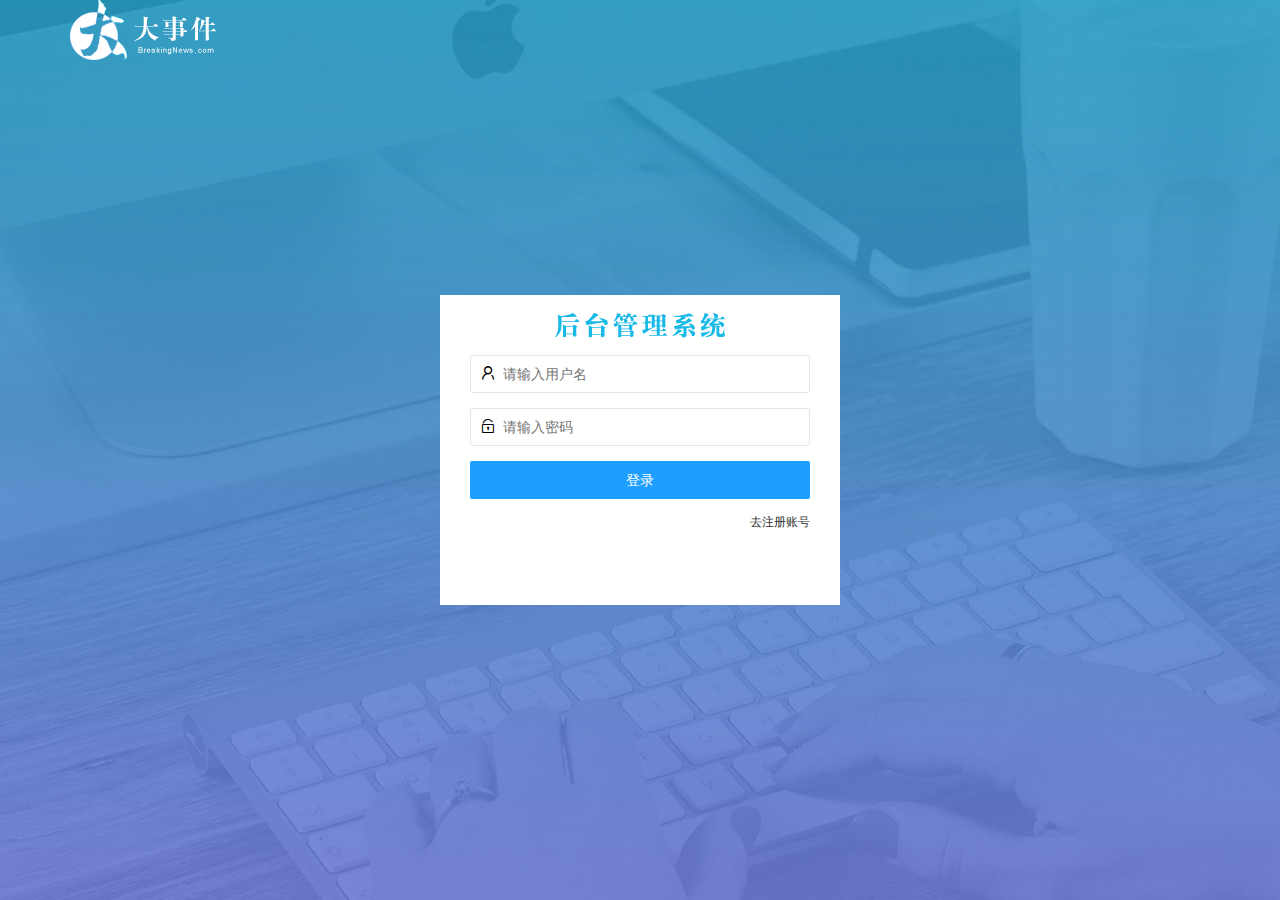
<file: login.html>
<!DOCTYPE html>
<html lang="en">

<head>
    <meta charset="UTF-8">
    <meta http-equiv="X-UA-Compatible" content="IE=edge">
    <meta name="viewport" content="width=device-width, initial-scale=1.0">
    <title>大事件-登录/注册</title>
    <!-- 导入layui的css文件 -->
    <link rel="stylesheet" href="./assets/lib/layui/css/layui.css">
    <!-- 导入自己的css文件 -->
    <link rel="stylesheet" href="./assets/css/login.css">

</head>

<body>
    <!-- 头部的 Logo 区域 -->
    <div class="layui-main">
        <img src="assets/images/logo.png" alt="" />
    </div>

    <!-- 登录注册区域 -->
    <div class="loginAndRegBox">
        <div class="title-box"></div>
        <!-- 登录的div -->
        <div class="login-box">
            <!-- 登录的表单 -->
            <form class="layui-form" action="" id="form-login">
                <!-- 用户名 -->
                <div class="layui-form-item">
                    <i class="layui-icon layui-icon-username"></i>
                    <input type="text" name="username" required lay-verify="required" placeholder="请输入用户名"
                        autocomplete="off" class="layui-input">
                </div>
                <!-- 密码 -->
                <div class="layui-form-item">
                    <i class="layui-icon layui-icon-password"></i>
                    <input type="password" name="password" required lay-verify="required|pwd" placeholder="请输入密码"
                        autocomplete="off" class="layui-input">
                </div>
                <!-- 登录按钮 -->
                <div class="layui-form-item">
                    <!-- 注意：表单提交按钮和普通按钮的区别，就是 lay-submit 属性 -->
                    <button class="layui-btn layui-btn-fluid layui-btn-normal" lay-submit>登录</button>
                </div>
                <div class="layui-form-item links">
                    <a href="javascript:;" id="link-reg">去注册账号</a>
                </div>
            </form>

        </div>
        <!-- 注册的div -->
        <div class="reg-box">
            <!-- 注册的表单 -->
            <form class="layui-form" action="" id="form-reg">
                <!-- 用户名 -->
                <div class="layui-form-item">
                    <i class="layui-icon layui-icon-username"></i>
                    <input type="text" name="username" required lay-verify="required" placeholder="请输入用户名"
                        autocomplete="off" class="layui-input">
                </div>
                <!-- 密码 -->
                <div class="layui-form-item">
                    <i class="layui-icon layui-icon-password"></i>
                    <input type="password" name="password" required lay-verify="required|pwd" placeholder="请输入密码"
                        autocomplete="off" class="layui-input">
                </div>
                <!-- 确认密码 -->
                <div class="layui-form-item">
                    <i class="layui-icon layui-icon-password"></i>
                    <input type="password" name="repassword" required lay-verify="required|pwd|repwd"
                        placeholder="请再次输入密码" autocomplete="off" class="layui-input">
                </div>
                <!-- 注册按钮 -->
                <div class="layui-form-item">
                    <!-- 注意：表单提交按钮和普通按钮的区别，就是 lay-submit 属性 -->
                    <button class="layui-btn layui-btn-fluid layui-btn-normal" lay-submit>注册</button>
                </div>
                <div class="layui-form-item links">
                    <a href="javascirpt:;" id="link-login">去登录</a>
                </div>
            </form>

        </div>
    </div>
    <!-- 导入layui的js文件 -->
    <script src="./assets/lib/layui/layui.all.js"></script>
    <!-- 导入jquery -->
    <script src=" ./assets/lib/jquery.js"></script>
    <!-- 导入baseAPI -->
    <script src="./assets/js/baseAPI.js"></script>
    <!-- 导入自己的js -->
    <script src="./assets/js/login.js"></script>
</body>

</html>
</file>
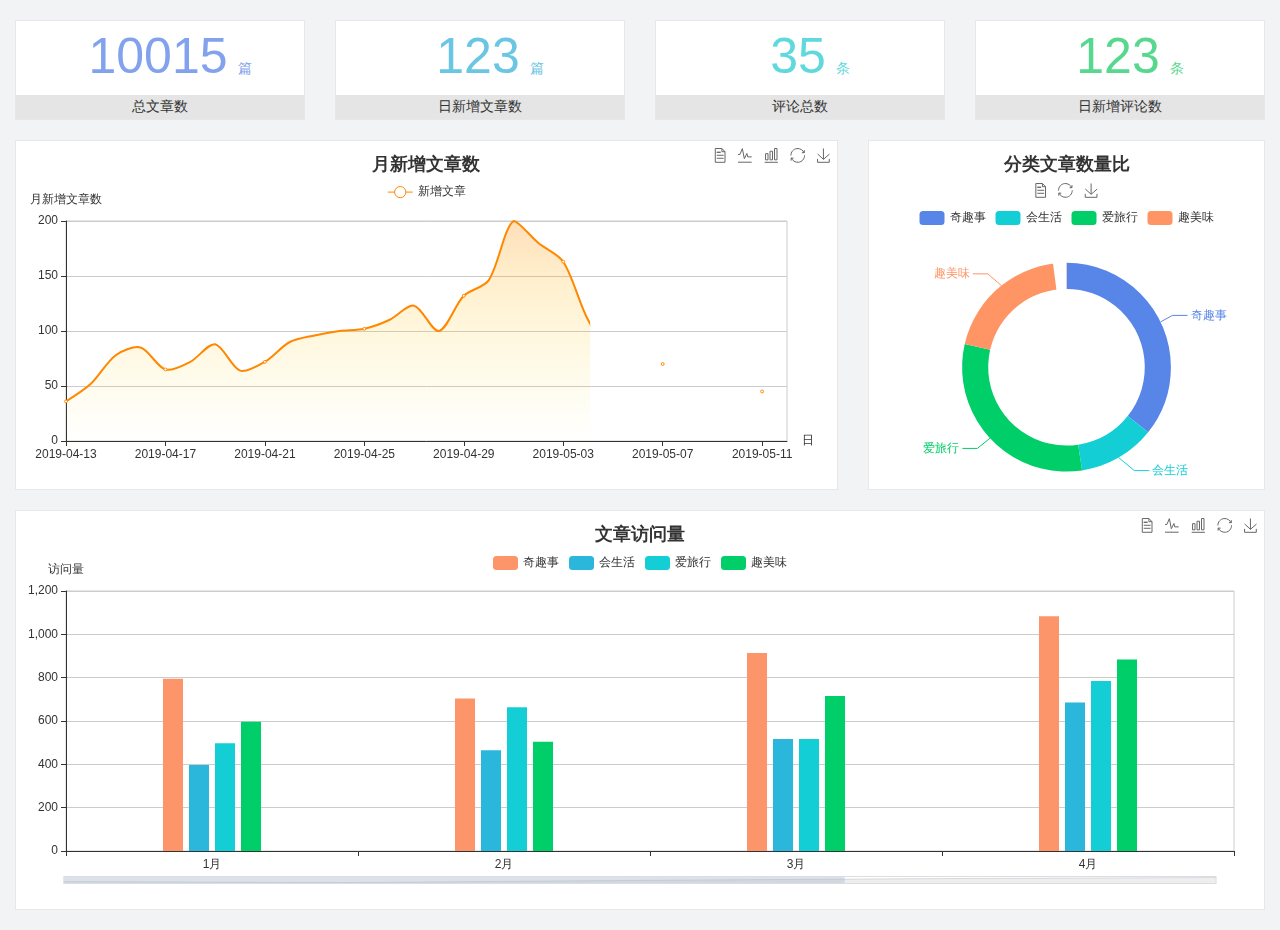
<file: home/dashboard.html>
<!DOCTYPE html>
<html lang="en">

<head>
  <meta charset="UTF-8">
  <meta name="viewport" content="width=device-width, initial-scale=1.0">
  <meta http-equiv="X-UA-Compatible" content="ie=edge">
  <title>图表统计</title>
  <link rel="stylesheet" href="../../assets/lib/bootstrap.css" />
  <link rel="stylesheet" href="../../assets/lib/main.css" />
  <script src="../../assets/lib/jquery.js"></script>
  <script type="text/javascript" src="../../assets/lib/echarts.min.js"></script>
</head>

<body>
  <div class="container-fluid">
    <div class="row spannel_list">
      <div class="col-sm-3 col-xs-6">
        <div class="spannel">
          <em>10015</em><span>篇</span>
          <b>总文章数</b>
        </div>
      </div>
      <div class="col-sm-3 col-xs-6">
        <div class="spannel scolor01">
          <em>123</em><span>篇</span>
          <b>日新增文章数</b>
        </div>
      </div>
      <div class="col-sm-3 col-xs-6">
        <div class="spannel scolor02">
          <em>35</em><span>条</span>
          <b>评论总数</b>
        </div>
      </div>
      <div class="col-sm-3 col-xs-6">
        <div class="spannel scolor03">
          <em>123</em><span>条</span>
          <b>日新增评论数</b>
        </div>
      </div>
    </div>
  </div>

  <div class="container-fluid">
    <div class="row curve-pie">
      <div class="col-lg-8 col-md-8">
        <div class="gragh_pannel" id="curve_show"></div>
      </div>
      <div class="col-lg-4 col-md-4">
        <div class="gragh_pannel" id="pie_show"></div>
      </div>
    </div>
  </div>

  <div class="container-fluid">
    <div class="column_pannel" id="column_show"></div>
  </div>

  <script>
    var oChart = echarts.init(document.getElementById('curve_show'));
    var aList_all = [
      { 'count': 36, 'date': '2019-04-13' },
      { 'count': 52, 'date': '2019-04-14' },
      { 'count': 78, 'date': '2019-04-15' },
      { 'count': 85, 'date': '2019-04-16' },
      { 'count': 65, 'date': '2019-04-17' },
      { 'count': 72, 'date': '2019-04-18' },
      { 'count': 88, 'date': '2019-04-19' },
      { 'count': 64, 'date': '2019-04-20' },
      { 'count': 72, 'date': '2019-04-21' },
      { 'count': 90, 'date': '2019-04-22' },
      { 'count': 96, 'date': '2019-04-23' },
      { 'count': 100, 'date': '2019-04-24' },
      { 'count': 102, 'date': '2019-04-25' },
      { 'count': 110, 'date': '2019-04-26' },
      { 'count': 123, 'date': '2019-04-27' },
      { 'count': 100, 'date': '2019-04-28' },
      { 'count': 132, 'date': '2019-04-29' },
      { 'count': 146, 'date': '2019-04-30' },
      { 'count': 200, 'date': '2019-05-01' },
      { 'count': 180, 'date': '2019-05-02' },
      { 'count': 163, 'date': '2019-05-03' },
      { 'count': 110, 'date': '2019-05-04' },
      { 'count': 80, 'date': '2019-05-05' },
      { 'count': 82, 'date': '2019-05-06' },
      { 'count': 70, 'date': '2019-05-07' },
      { 'count': 65, 'date': '2019-05-08' },
      { 'count': 54, 'date': '2019-05-09' },
      { 'count': 40, 'date': '2019-05-10' },
      { 'count': 45, 'date': '2019-05-11' },
      { 'count': 38, 'date': '2019-05-12' },
    ];

    let aCount = [];
    let aDate = [];

    for (var i = 0; i < aList_all.length; i++) {
      aCount.push(aList_all[i].count);
      aDate.push(aList_all[i].date);
    }

    var chartopt = {
      title: {
        text: '月新增文章数',
        left: 'center',
        top: '10'
      },
      tooltip: {
        trigger: 'axis'
      },
      legend: {
        data: ['新增文章'],
        top: '40'
      },
      toolbox: {
        show: true,
        feature: {
          mark: { show: true },
          dataView: { show: true, readOnly: false },
          magicType: { show: true, type: ['line', 'bar'] },
          restore: { show: true },
          saveAsImage: { show: true }
        }
      },
      calculable: true,
      xAxis: [
        {
          name: '日',
          type: 'category',
          boundaryGap: false,
          data: aDate
        }
      ],
      yAxis: [
        {
          name: '月新增文章数',
          type: 'value'
        }
      ],
      series: [
        {
          name: '新增文章',
          type: 'line',
          smooth: true,
          itemStyle: { normal: { areaStyle: { type: 'default' }, color: '#f80' }, lineStyle: { color: '#f80' } },
          data: aCount
        }],
      areaStyle: {
        normal: {
          color: new echarts.graphic.LinearGradient(0, 0, 0, 1, [{
            offset: 0,
            color: 'rgba(255,136,0,0.39)'
          }, {
            offset: .34,
            color: 'rgba(255,180,0,0.25)'
          }, {
            offset: 1,
            color: 'rgba(255,222,0,0.00)'
          }])

        }
      },
      grid: {
        show: true,
        x: 50,
        x2: 50,
        y: 80,
        height: 220
      }
    };

    oChart.setOption(chartopt);


    var oPie = echarts.init(document.getElementById('pie_show'));
    var oPieopt =
    {
      title: {
        top: 10,
        text: '分类文章数量比',
        x: 'center'
      },
      tooltip: {
        trigger: 'item',
        formatter: "{a} <br/>{b} : {c} ({d}%)"
      },
      color: ['#5885e8', '#13cfd5', '#00ce68', '#ff9565'],
      legend: {
        x: 'center',
        top: 65,
        data: ['奇趣事', '会生活', '爱旅行', '趣美味']
      },
      toolbox: {
        show: true,
        x: 'center',
        top: 35,
        feature: {
          mark: { show: true },
          dataView: { show: true, readOnly: false },
          magicType: {
            show: true,
            type: ['pie', 'funnel'],
            option: {
              funnel: {
                x: '25%',
                width: '50%',
                funnelAlign: 'left',
                max: 1548
              }
            }
          },
          restore: { show: true },
          saveAsImage: { show: true }
        }
      },
      calculable: true,
      series: [
        {
          name: '访问来源',
          type: 'pie',
          radius: ['45%', '60%'],
          center: ['50%', '65%'],
          data: [
            { value: 300, name: '奇趣事' },
            { value: 100, name: '会生活' },
            { value: 260, name: '爱旅行' },
            { value: 180, name: '趣美味' }
          ]
        }
      ]
    };
    oPie.setOption(oPieopt);



    var oColumn = this.echarts.init(document.getElementById('column_show'));
    var oColumnopt =
    {
      title: {
        text: '文章访问量',
        left: 'center',
        top: '10'
      },
      tooltip: {
        trigger: 'axis'
      },
      legend: {
        data: ['奇趣事', '会生活', '爱旅行', '趣美味'],
        top: '40'
      },
      toolbox: {
        show: true,
        feature: {
          mark: { show: true },
          dataView: { show: true, readOnly: false },
          magicType: { show: true, type: ['line', 'bar'] },
          restore: { show: true },
          saveAsImage: { show: true }
        }
      },
      calculable: true,
      xAxis: [
        {
          type: 'category',
          data: ['1月', '2月', '3月', '4月', '5月']
        }
      ],
      yAxis: [
        {
          name: '访问量',
          type: 'value'
        }
      ],
      series: [
        {
          name: '奇趣事',
          type: 'bar',
          barWidth: 20,
          itemStyle: {
            normal: { areaStyle: { type: 'default' }, color: '#fd956a' }
          },
          data: [800, 708, 920, 1090, 1200]
        },
        {
          name: '会生活',
          type: 'bar',
          barWidth: 20,
          itemStyle: {
            normal: { areaStyle: { type: 'default' }, color: '#2bb6db' }
          },
          data: [400, 468, 520, 690, 800]
        },
        {
          name: '爱旅行',
          type: 'bar',
          barWidth: 20,
          itemStyle: {
            normal: { areaStyle: { type: 'default' }, color: '#13cfd5' }
          },
          data: [500, 668, 520, 790, 900]
        },
        {
          name: '趣美味',
          type: 'bar',
          barWidth: 20,
          itemStyle: {
            normal: { areaStyle: { type: 'default' }, color: '#00ce68' }
          },
          data: [600, 508, 720, 890, 1000]
        }
      ],
      grid: {
        show: true,
        x: 50,
        x2: 30,
        y: 80,
        height: 260
      },
      dataZoom: [//给x轴设置滚动条
        {
          start: 0,//默认为0
          end: 100 - 1000 / 31,//默认为100
          type: 'slider',
          show: true,
          xAxisIndex: [0],
          handleSize: 0,//滑动条的 左右2个滑动条的大小
          height: 8,//组件高度
          left: 45, //左边的距离
          right: 50,//右边的距离
          bottom: 26,//右边的距离
          handleColor: '#ddd',//h滑动图标的颜色
          handleStyle: {
            borderColor: "#cacaca",
            borderWidth: "1",
            shadowBlur: 2,
            background: "#ddd",
            shadowColor: "#ddd",
          }
        }]
    };
    oColumn.setOption(oColumnopt);
  </script>
</body>

</html>
</file>
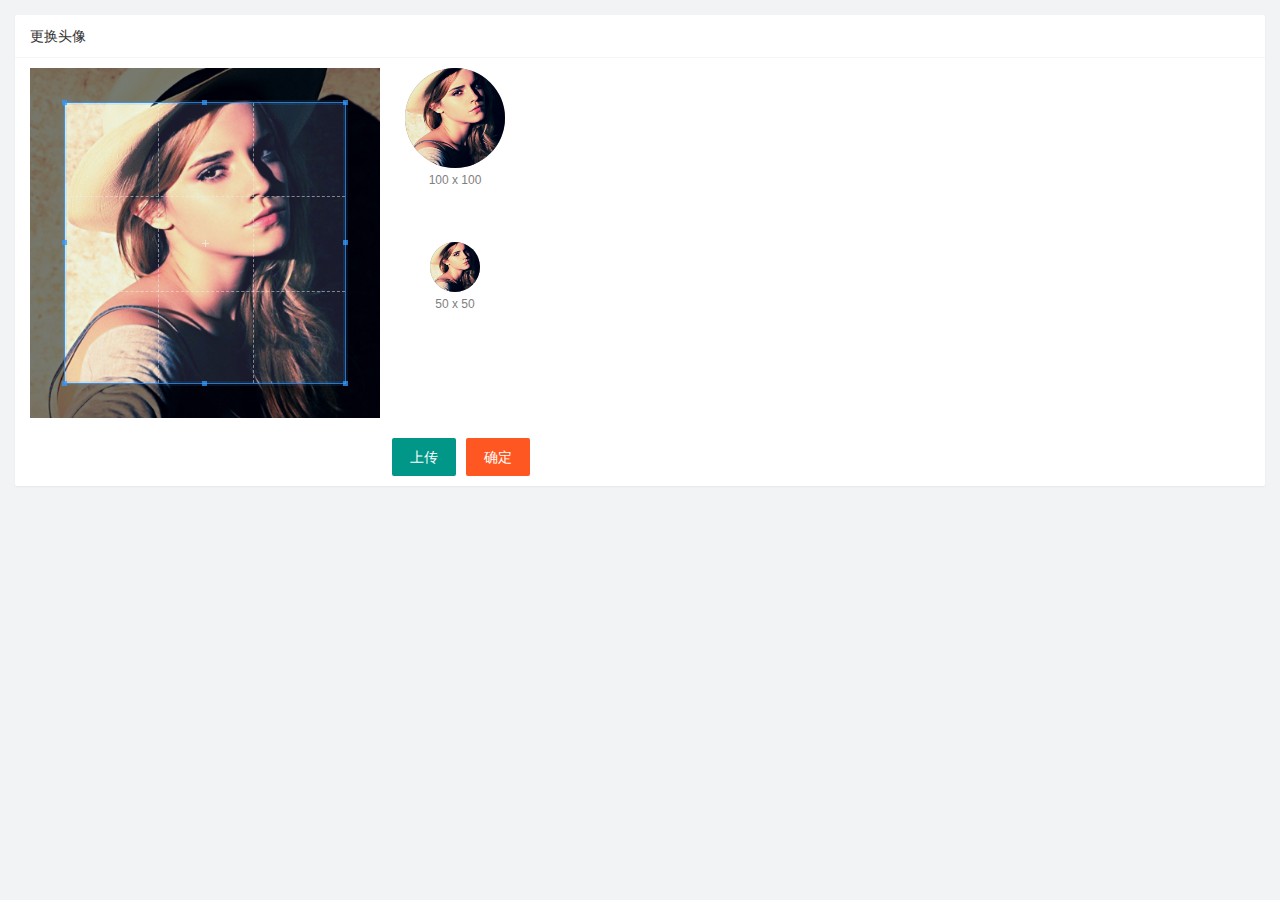
<file: user/user_avatar.html>
<!DOCTYPE html>
<html lang="en">

<head>
    <meta charset="UTF-8">
    <meta http-equiv="X-UA-Compatible" content="IE=edge">
    <meta name="viewport" content="width=device-width, initial-scale=1.0">
    <title>Document</title>
    <link rel="stylesheet" href="../assets/lib/layui/css/layui.css">
    <link rel="stylesheet" href="../assets/lib/cropper/cropper.css">
    <link rel="stylesheet" href="../assets/css/user/user_avatar.css">
</head>

<body>
    <div class="layui-card">
        <div class="layui-card-header">更换头像</div>
        <div class="layui-card-body">
            <!-- 第一行的图片裁剪和预览区域 -->
            <div class="row1">
                <!-- 图片裁剪区域 -->
                <div class="cropper-box">
                    <!-- 这个 img 标签很重要，将来会把它初始化为裁剪区域 -->
                    <img id="image" src="../assets/images/sample.jpg" />
                </div>
                <!-- 图片的预览区域 -->
                <div class="preview-box">
                    <div>
                        <!-- 宽高为 100px 的预览区域 -->
                        <div class="img-preview w100"></div>
                        <p class="size">100 x 100</p>
                    </div>
                    <div>
                        <!-- 宽高为 50px 的预览区域 -->
                        <div class="img-preview w50"></div>
                        <p class="size">50 x 50</p>
                    </div>
                </div>
            </div>


            <!-- 第二行的按钮区域 -->
            <div class="row2">
                <!-- 通过 accept 属性，可以指定，允许用户选择什么类型的文件 -->
                <input type="file" id="file" accept="image/png,image/jpeg" />
                <button type="button" class="layui-btn" id="btnChooseImage">上传</button>
                <button type="button" class="layui-btn layui-btn-danger" id="btnUpload">确定</button>
            </div>
        </div>
    </div>
    <script src="../assets/lib/layui/layui.all.js"></script>
    <script src="../assets/lib/jquery.js"></script>
    <script src="../assets/js/baseAPI.js"></script>
    <script src="../assets/lib/cropper/Cropper.js"></script>
    <script src="../assets/lib/cropper/jquery-cropper.js"></script>
    <script src="../assets/js/user/user_avatar.js"></script>
</body>

</html>
</file>
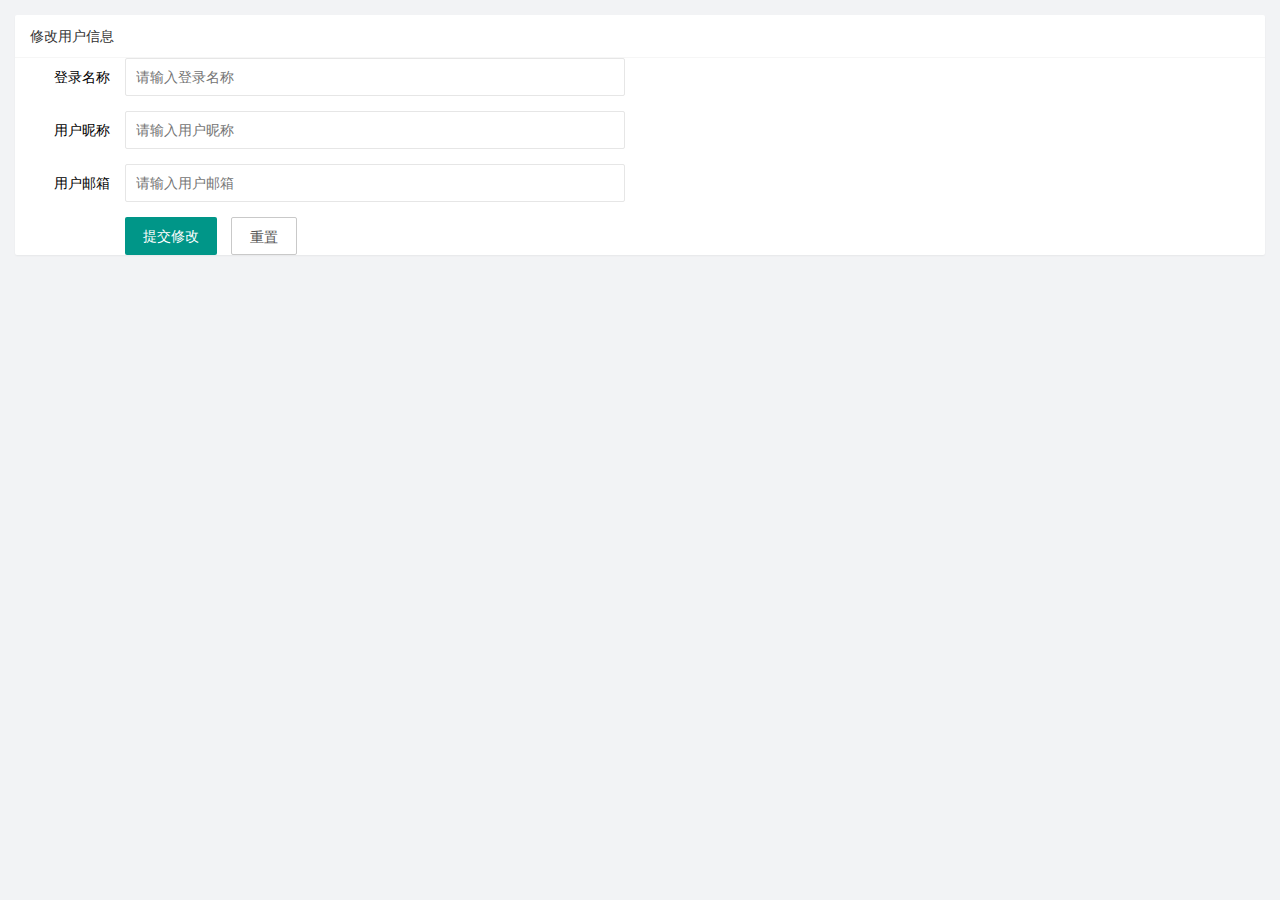
<file: user/user_info.html>
<!DOCTYPE html>
<html lang="en">

<head>
    <meta charset="UTF-8">
    <meta http-equiv="X-UA-Compatible" content="IE=edge">
    <meta name="viewport" content="width=device-width, initial-scale=1.0">
    <title>Document</title>
    <link rel="stylesheet" href="../assets/lib/layui/css/layui.css">
    <link rel="stylesheet" href="../assets/css/user/user_info.css">
</head>

<body>
    <div class="layui-card">
        <div class="layui-card-header">修改用户信息</div>
        <form class="layui-form" lay-filter="formUserInfo">
            <!-- 这是隐藏域 -->
            <input type="hidden" name="id" value="" />
            <div class="layui-form-item">
                <label class="layui-form-label">登录名称</label>
                <div class="layui-input-block">
                    <input type="text" name="username" required lay-verify="required" placeholder="请输入登录名称"
                        autocomplete="off" class="layui-input" readonly>
                </div>
            </div>
            <div class="layui-form-item">
                <label class="layui-form-label">用户昵称</label>
                <div class="layui-input-block">
                    <input type="text" name="nickname" required lay-verify="required" placeholder="请输入用户昵称"
                        autocomplete="off" class="layui-input">
                </div>
            </div>
            <div class="layui-form-item">
                <label class="layui-form-label">用户邮箱</label>
                <div class="layui-input-block">
                    <input type="text" name="email" required lay-verify="required|email" placeholder="请输入用户邮箱"
                        autocomplete="off" class="layui-input">
                </div>
            </div>
            <div class="layui-form-item">
                <div class="layui-input-block">
                    <button class="layui-btn" lay-submit lay-filter="formDemo">提交修改</button>
                    <button type="reset" class="layui-btn layui-btn-primary" id="btnReset">重置</button>
                </div>
            </div>
        </form>
    </div>
    <script src="../assets/lib/layui/layui.all.js"></script>
    <script src="../assets/lib/jquery.js"></script>
    <script src="../assets/js/baseAPI.js"></script>
    <script src="../assets/js/user/user_info.js"></script>
</body>

</html>
</file>
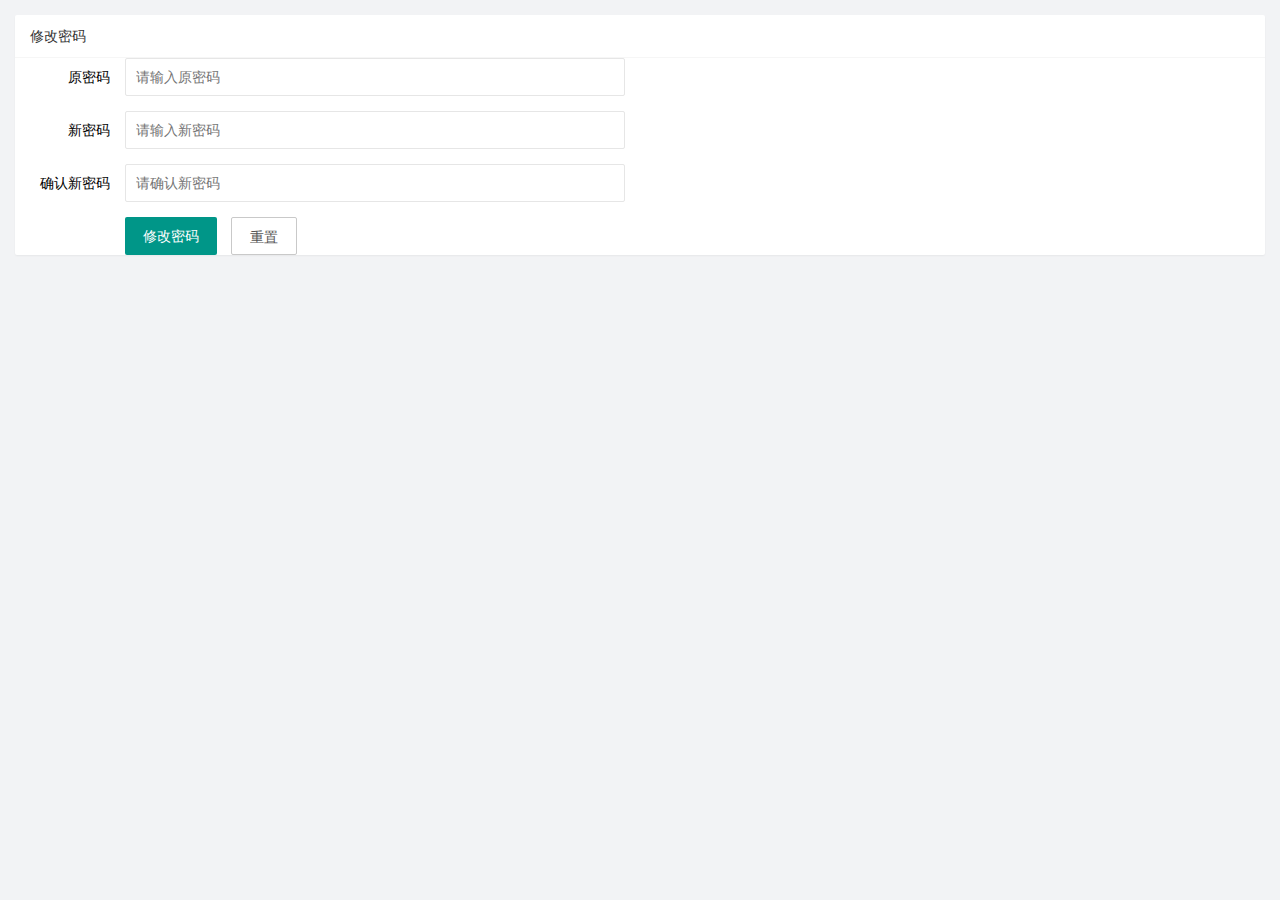
<file: user/user_pwd.html>
<!DOCTYPE html>
<html lang="en">

<head>
    <meta charset="UTF-8">
    <meta http-equiv="X-UA-Compatible" content="IE=edge">
    <meta name="viewport" content="width=device-width, initial-scale=1.0">
    <title>Document</title>
    <link rel="stylesheet" href="../assets/lib/layui/css/layui.css">
    <link rel="stylesheet" href="../assets/css/user/user_pwd.css">
</head>

<body>
    <div class="layui-card">
        <div class="layui-card-header">修改密码</div>
        <form class="layui-form" lay-filter="formUserInfo">
            <!-- 这是隐藏域 -->
            <input type="hidden" name="id" value="" />
            <div class="layui-form-item">
                <label class="layui-form-label">原密码</label>
                <div class="layui-input-block">
                    <input type="text" name="old_pwd" required lay-verify="required|pwd" placeholder="请输入原密码"
                        autocomplete="off" class="layui-input">
                </div>
            </div>
            <div class="layui-form-item">
                <label class="layui-form-label">新密码</label>
                <div class="layui-input-block">
                    <input type="text" name="new_pwd" required lay-verify="required|pwd|samePwd" placeholder="请输入新密码"
                        autocomplete="off" class="layui-input">
                </div>
            </div>
            <div class="layui-form-item">
                <label class="layui-form-label">确认新密码</label>
                <div class="layui-input-block">
                    <input type="text" name="re_pwd" required lay-verify="required|pwd|rePwd" placeholder="请确认新密码"
                        autocomplete="off" class="layui-input">
                </div>
            </div>
            <div class="layui-form-item">
                <div class="layui-input-block">
                    <button class="layui-btn" lay-submit lay-filter="formDemo">修改密码</button>
                    <button type="reset" class="layui-btn layui-btn-primary" id="btnReset">重置</button>
                </div>
            </div>
        </form>
    </div>
    <script src="../assets/lib/layui/layui.all.js"></script>
    <script src="../assets/lib/jquery.js"></script>
    <script src="../assets/js/baseAPI.js"></script>
    <script src="../assets/js/user/user_pwd.js"></script>
</body>

</html>
</file>
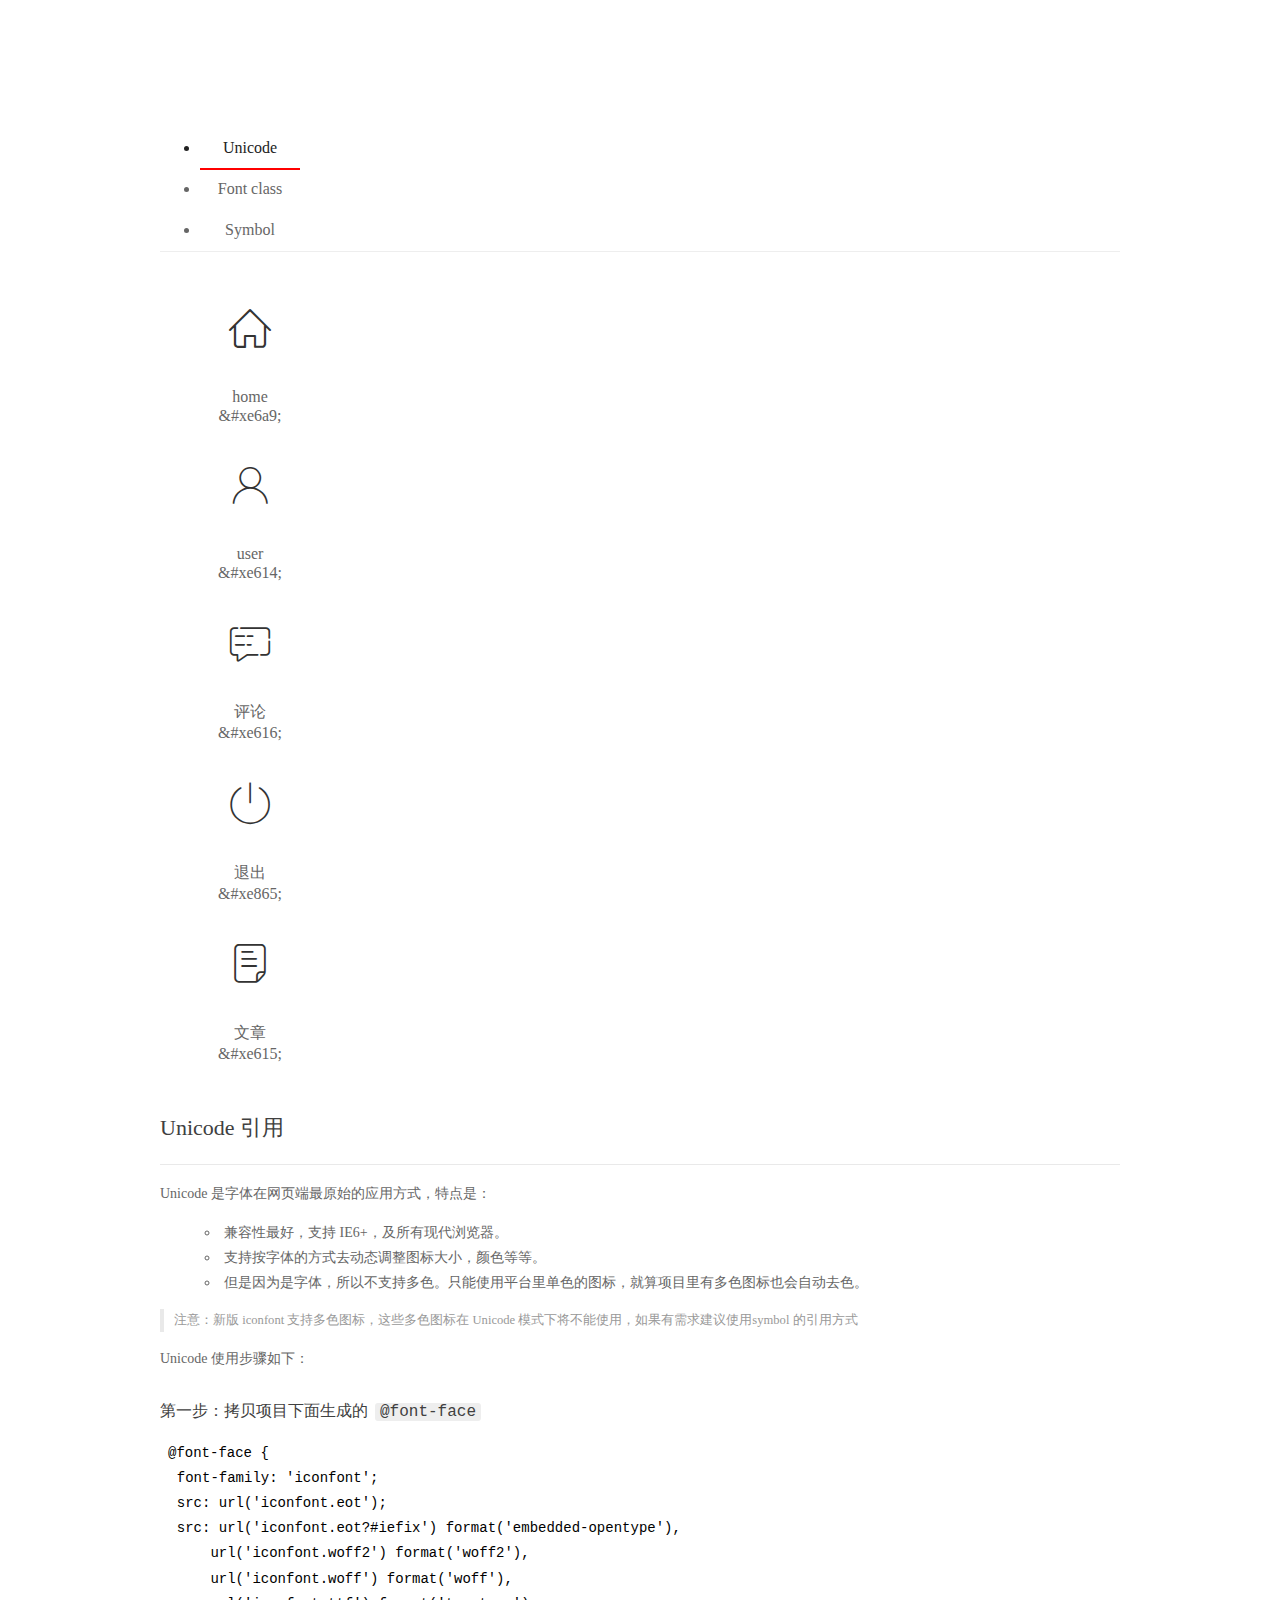
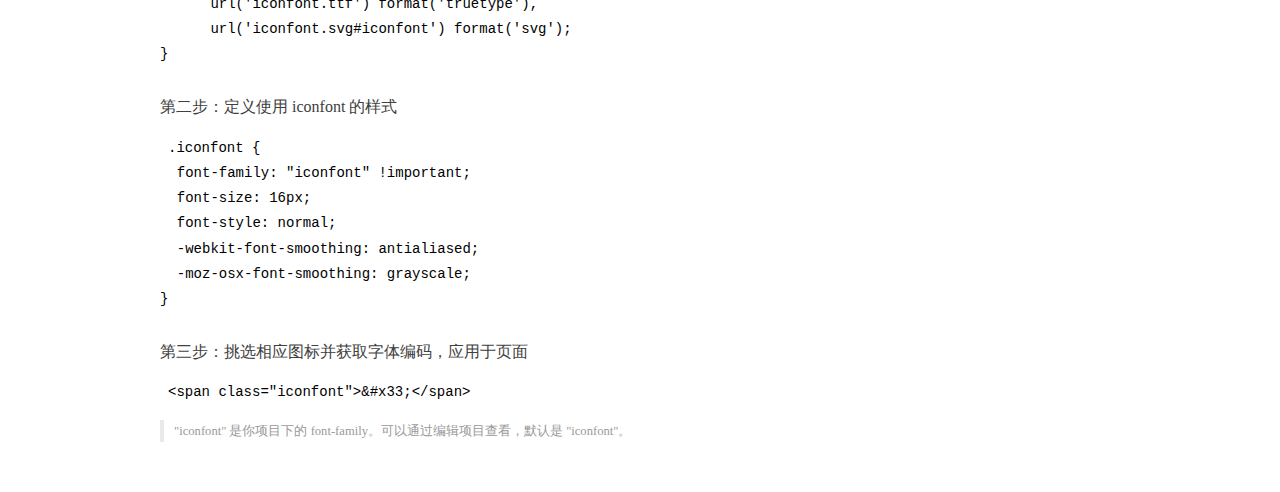
<file: assets/fonts/demo_index.html>
<!DOCTYPE html>
<html>
<head>
  <meta charset="utf-8"/>
  <title>IconFont Demo</title>
  <link rel="shortcut icon" href="https://gtms04.alicdn.com/tps/i4/TB1_oz6GVXXXXaFXpXXJDFnIXXX-64-64.ico" type="image/x-icon"/>
  <link rel="stylesheet" href="https://g.alicdn.com/thx/cube/1.3.2/cube.min.css">
  <link rel="stylesheet" href="demo.css">
  <link rel="stylesheet" href="iconfont.css">
  <script src="iconfont.js"></script>
  <!-- jQuery -->
  <script src="https://a1.alicdn.com/oss/uploads/2018/12/26/7bfddb60-08e8-11e9-9b04-53e73bb6408b.js"></script>
  <!-- 代码高亮 -->
  <script src="https://a1.alicdn.com/oss/uploads/2018/12/26/a3f714d0-08e6-11e9-8a15-ebf944d7534c.js"></script>
</head>
<body>
  <div class="main">
    <h1 class="logo"><a href="https://www.iconfont.cn/" title="iconfont 首页" target="_blank">&#xe86b;</a></h1>
    <div class="nav-tabs">
      <ul id="tabs" class="dib-box">
        <li class="dib active"><span>Unicode</span></li>
        <li class="dib"><span>Font class</span></li>
        <li class="dib"><span>Symbol</span></li>
      </ul>
      
    </div>
    <div class="tab-container">
      <div class="content unicode" style="display: block;">
          <ul class="icon_lists dib-box">
          
            <li class="dib">
              <span class="icon iconfont">&#xe6a9;</span>
                <div class="name">home</div>
                <div class="code-name">&amp;#xe6a9;</div>
              </li>
          
            <li class="dib">
              <span class="icon iconfont">&#xe614;</span>
                <div class="name">user</div>
                <div class="code-name">&amp;#xe614;</div>
              </li>
          
            <li class="dib">
              <span class="icon iconfont">&#xe616;</span>
                <div class="name">评论</div>
                <div class="code-name">&amp;#xe616;</div>
              </li>
          
            <li class="dib">
              <span class="icon iconfont">&#xe865;</span>
                <div class="name">退出</div>
                <div class="code-name">&amp;#xe865;</div>
              </li>
          
            <li class="dib">
              <span class="icon iconfont">&#xe615;</span>
                <div class="name">文章</div>
                <div class="code-name">&amp;#xe615;</div>
              </li>
          
          </ul>
          <div class="article markdown">
          <h2 id="unicode-">Unicode 引用</h2>
          <hr>

          <p>Unicode 是字体在网页端最原始的应用方式，特点是：</p>
          <ul>
            <li>兼容性最好，支持 IE6+，及所有现代浏览器。</li>
            <li>支持按字体的方式去动态调整图标大小，颜色等等。</li>
            <li>但是因为是字体，所以不支持多色。只能使用平台里单色的图标，就算项目里有多色图标也会自动去色。</li>
          </ul>
          <blockquote>
            <p>注意：新版 iconfont 支持多色图标，这些多色图标在 Unicode 模式下将不能使用，如果有需求建议使用symbol 的引用方式</p>
          </blockquote>
          <p>Unicode 使用步骤如下：</p>
          <h3 id="-font-face">第一步：拷贝项目下面生成的 <code>@font-face</code></h3>
<pre><code class="language-css"
>@font-face {
  font-family: 'iconfont';
  src: url('iconfont.eot');
  src: url('iconfont.eot?#iefix') format('embedded-opentype'),
      url('iconfont.woff2') format('woff2'),
      url('iconfont.woff') format('woff'),
      url('iconfont.ttf') format('truetype'),
      url('iconfont.svg#iconfont') format('svg');
}
</code></pre>
          <h3 id="-iconfont-">第二步：定义使用 iconfont 的样式</h3>
<pre><code class="language-css"
>.iconfont {
  font-family: "iconfont" !important;
  font-size: 16px;
  font-style: normal;
  -webkit-font-smoothing: antialiased;
  -moz-osx-font-smoothing: grayscale;
}
</code></pre>
          <h3 id="-">第三步：挑选相应图标并获取字体编码，应用于页面</h3>
<pre>
<code class="language-html"
>&lt;span class="iconfont"&gt;&amp;#x33;&lt;/span&gt;
</code></pre>
          <blockquote>
            <p>"iconfont" 是你项目下的 font-family。可以通过编辑项目查看，默认是 "iconfont"。</p>
          </blockquote>
          </div>
      </div>
      <div class="content font-class">
        <ul class="icon_lists dib-box">
          
          <li class="dib">
            <span class="icon iconfont icon-home"></span>
            <div class="name">
              home
            </div>
            <div class="code-name">.icon-home
            </div>
          </li>
          
          <li class="dib">
            <span class="icon iconfont icon-user"></span>
            <div class="name">
              user
            </div>
            <div class="code-name">.icon-user
            </div>
          </li>
          
          <li class="dib">
            <span class="icon iconfont icon-pinglun"></span>
            <div class="name">
              评论
            </div>
            <div class="code-name">.icon-pinglun
            </div>
          </li>
          
          <li class="dib">
            <span class="icon iconfont icon-tuichu"></span>
            <div class="name">
              退出
            </div>
            <div class="code-name">.icon-tuichu
            </div>
          </li>
          
          <li class="dib">
            <span class="icon iconfont icon-16"></span>
            <div class="name">
              文章
            </div>
            <div class="code-name">.icon-16
            </div>
          </li>
          
        </ul>
        <div class="article markdown">
        <h2 id="font-class-">font-class 引用</h2>
        <hr>

        <p>font-class 是 Unicode 使用方式的一种变种，主要是解决 Unicode 书写不直观，语意不明确的问题。</p>
        <p>与 Unicode 使用方式相比，具有如下特点：</p>
        <ul>
          <li>兼容性良好，支持 IE8+，及所有现代浏览器。</li>
          <li>相比于 Unicode 语意明确，书写更直观。可以很容易分辨这个 icon 是什么。</li>
          <li>因为使用 class 来定义图标，所以当要替换图标时，只需要修改 class 里面的 Unicode 引用。</li>
          <li>不过因为本质上还是使用的字体，所以多色图标还是不支持的。</li>
        </ul>
        <p>使用步骤如下：</p>
        <h3 id="-fontclass-">第一步：引入项目下面生成的 fontclass 代码：</h3>
<pre><code class="language-html">&lt;link rel="stylesheet" href="./iconfont.css"&gt;
</code></pre>
        <h3 id="-">第二步：挑选相应图标并获取类名，应用于页面：</h3>
<pre><code class="language-html">&lt;span class="iconfont icon-xxx"&gt;&lt;/span&gt;
</code></pre>
        <blockquote>
          <p>"
            iconfont" 是你项目下的 font-family。可以通过编辑项目查看，默认是 "iconfont"。</p>
        </blockquote>
      </div>
      </div>
      <div class="content symbol">
          <ul class="icon_lists dib-box">
          
            <li class="dib">
                <svg class="icon svg-icon" aria-hidden="true">
                  <use xlink:href="#icon-home"></use>
                </svg>
                <div class="name">home</div>
                <div class="code-name">#icon-home</div>
            </li>
          
            <li class="dib">
                <svg class="icon svg-icon" aria-hidden="true">
                  <use xlink:href="#icon-user"></use>
                </svg>
                <div class="name">user</div>
                <div class="code-name">#icon-user</div>
            </li>
          
            <li class="dib">
                <svg class="icon svg-icon" aria-hidden="true">
                  <use xlink:href="#icon-pinglun"></use>
                </svg>
                <div class="name">评论</div>
                <div class="code-name">#icon-pinglun</div>
            </li>
          
            <li class="dib">
                <svg class="icon svg-icon" aria-hidden="true">
                  <use xlink:href="#icon-tuichu"></use>
                </svg>
                <div class="name">退出</div>
                <div class="code-name">#icon-tuichu</div>
            </li>
          
            <li class="dib">
                <svg class="icon svg-icon" aria-hidden="true">
                  <use xlink:href="#icon-16"></use>
                </svg>
                <div class="name">文章</div>
                <div class="code-name">#icon-16</div>
            </li>
          
          </ul>
          <div class="article markdown">
          <h2 id="symbol-">Symbol 引用</h2>
          <hr>

          <p>这是一种全新的使用方式，应该说这才是未来的主流，也是平台目前推荐的用法。相关介绍可以参考这篇<a href="">文章</a>
            这种用法其实是做了一个 SVG 的集合，与另外两种相比具有如下特点：</p>
          <ul>
            <li>支持多色图标了，不再受单色限制。</li>
            <li>通过一些技巧，支持像字体那样，通过 <code>font-size</code>, <code>color</code> 来调整样式。</li>
            <li>兼容性较差，支持 IE9+，及现代浏览器。</li>
            <li>浏览器渲染 SVG 的性能一般，还不如 png。</li>
          </ul>
          <p>使用步骤如下：</p>
          <h3 id="-symbol-">第一步：引入项目下面生成的 symbol 代码：</h3>
<pre><code class="language-html">&lt;script src="./iconfont.js"&gt;&lt;/script&gt;
</code></pre>
          <h3 id="-css-">第二步：加入通用 CSS 代码（引入一次就行）：</h3>
<pre><code class="language-html">&lt;style&gt;
.icon {
  width: 1em;
  height: 1em;
  vertical-align: -0.15em;
  fill: currentColor;
  overflow: hidden;
}
&lt;/style&gt;
</code></pre>
          <h3 id="-">第三步：挑选相应图标并获取类名，应用于页面：</h3>
<pre><code class="language-html">&lt;svg class="icon" aria-hidden="true"&gt;
  &lt;use xlink:href="#icon-xxx"&gt;&lt;/use&gt;
&lt;/svg&gt;
</code></pre>
          </div>
      </div>

    </div>
  </div>
  <script>
  $(document).ready(function () {
      $('.tab-container .content:first').show()

      $('#tabs li').click(function (e) {
        var tabContent = $('.tab-container .content')
        var index = $(this).index()

        if ($(this).hasClass('active')) {
          return
        } else {
          $('#tabs li').removeClass('active')
          $(this).addClass('active')

          tabContent.hide().eq(index).fadeIn()
        }
      })
    })
  </script>
</body>
</html>
</file>
<file: assets/lib/layui/css/layui.css>
/** layui-v2.5.5 MIT License By https://www.layui.com */
 .layui-inline,img{display:inline-block;vertical-align:middle}h1,h2,h3,h4,h5,h6{font-weight:400}.layui-edge,.layui-header,.layui-inline,.layui-main{position:relative}.layui-body,.layui-edge,.layui-elip{overflow:hidden}.layui-btn,.layui-edge,.layui-inline,img{vertical-align:middle}.layui-btn,.layui-disabled,.layui-icon,.layui-unselect{-moz-user-select:none;-webkit-user-select:none;-ms-user-select:none}.layui-elip,.layui-form-checkbox span,.layui-form-pane .layui-form-label{text-overflow:ellipsis;white-space:nowrap}.layui-breadcrumb,.layui-tree-btnGroup{visibility:hidden}blockquote,body,button,dd,div,dl,dt,form,h1,h2,h3,h4,h5,h6,input,li,ol,p,pre,td,textarea,th,ul{margin:0;padding:0;-webkit-tap-highlight-color:rgba(0,0,0,0)}a:active,a:hover{outline:0}img{border:none}li{list-style:none}table{border-collapse:collapse;border-spacing:0}h4,h5,h6{font-size:100%}button,input,optgroup,option,select,textarea{font-family:inherit;font-size:inherit;font-style:inherit;font-weight:inherit;outline:0}pre{white-space:pre-wrap;white-space:-moz-pre-wrap;white-space:-pre-wrap;white-space:-o-pre-wrap;word-wrap:break-word}body{line-height:24px;font:14px Helvetica Neue,Helvetica,PingFang SC,Tahoma,Arial,sans-serif}hr{height:1px;margin:10px 0;border:0;clear:both}a{color:#333;text-decoration:none}a:hover{color:#777}a cite{font-style:normal;*cursor:pointer}.layui-border-box,.layui-border-box *{box-sizing:border-box}.layui-box,.layui-box *{box-sizing:content-box}.layui-clear{clear:both;*zoom:1}.layui-clear:after{content:'\20';clear:both;*zoom:1;display:block;height:0}.layui-inline{*display:inline;*zoom:1}.layui-edge{display:inline-block;width:0;height:0;border-width:6px;border-style:dashed;border-color:transparent}.layui-edge-top{top:-4px;border-bottom-color:#999;border-bottom-style:solid}.layui-edge-right{border-left-color:#999;border-left-style:solid}.layui-edge-bottom{top:2px;border-top-color:#999;border-top-style:solid}.layui-edge-left{border-right-color:#999;border-right-style:solid}.layui-disabled,.layui-disabled:hover{color:#d2d2d2!important;cursor:not-allowed!important}.layui-circle{border-radius:100%}.layui-show{display:block!important}.layui-hide{display:none!important}@font-face{font-family:layui-icon;src:url(../font/iconfont.eot?v=250);src:url(../font/iconfont.eot?v=250#iefix) format('embedded-opentype'),url(../font/iconfont.woff2?v=250) format('woff2'),url(../font/iconfont.woff?v=250) format('woff'),url(../font/iconfont.ttf?v=250) format('truetype'),url(../font/iconfont.svg?v=250#layui-icon) format('svg')}.layui-icon{font-family:layui-icon!important;font-size:16px;font-style:normal;-webkit-font-smoothing:antialiased;-moz-osx-font-smoothing:grayscale}.layui-icon-reply-fill:before{content:"\e611"}.layui-icon-set-fill:before{content:"\e614"}.layui-icon-menu-fill:before{content:"\e60f"}.layui-icon-search:before{content:"\e615"}.layui-icon-share:before{content:"\e641"}.layui-icon-set-sm:before{content:"\e620"}.layui-icon-engine:before{content:"\e628"}.layui-icon-close:before{content:"\1006"}.layui-icon-close-fill:before{content:"\1007"}.layui-icon-chart-screen:before{content:"\e629"}.layui-icon-star:before{content:"\e600"}.layui-icon-circle-dot:before{content:"\e617"}.layui-icon-chat:before{content:"\e606"}.layui-icon-release:before{content:"\e609"}.layui-icon-list:before{content:"\e60a"}.layui-icon-chart:before{content:"\e62c"}.layui-icon-ok-circle:before{content:"\1005"}.layui-icon-layim-theme:before{content:"\e61b"}.layui-icon-table:before{content:"\e62d"}.layui-icon-right:before{content:"\e602"}.layui-icon-left:before{content:"\e603"}.layui-icon-cart-simple:before{content:"\e698"}.layui-icon-face-cry:before{content:"\e69c"}.layui-icon-face-smile:before{content:"\e6af"}.layui-icon-survey:before{content:"\e6b2"}.layui-icon-tree:before{content:"\e62e"}.layui-icon-upload-circle:before{content:"\e62f"}.layui-icon-add-circle:before{content:"\e61f"}.layui-icon-download-circle:before{content:"\e601"}.layui-icon-templeate-1:before{content:"\e630"}.layui-icon-util:before{content:"\e631"}.layui-icon-face-surprised:before{content:"\e664"}.layui-icon-edit:before{content:"\e642"}.layui-icon-speaker:before{content:"\e645"}.layui-icon-down:before{content:"\e61a"}.layui-icon-file:before{content:"\e621"}.layui-icon-layouts:before{content:"\e632"}.layui-icon-rate-half:before{content:"\e6c9"}.layui-icon-add-circle-fine:before{content:"\e608"}.layui-icon-prev-circle:before{content:"\e633"}.layui-icon-read:before{content:"\e705"}.layui-icon-404:before{content:"\e61c"}.layui-icon-carousel:before{content:"\e634"}.layui-icon-help:before{content:"\e607"}.layui-icon-code-circle:before{content:"\e635"}.layui-icon-water:before{content:"\e636"}.layui-icon-username:before{content:"\e66f"}.layui-icon-find-fill:before{content:"\e670"}.layui-icon-about:before{content:"\e60b"}.layui-icon-location:before{content:"\e715"}.layui-icon-up:before{content:"\e619"}.layui-icon-pause:before{content:"\e651"}.layui-icon-date:before{content:"\e637"}.layui-icon-layim-uploadfile:before{content:"\e61d"}.layui-icon-delete:before{content:"\e640"}.layui-icon-play:before{content:"\e652"}.layui-icon-top:before{content:"\e604"}.layui-icon-friends:before{content:"\e612"}.layui-icon-refresh-3:before{content:"\e9aa"}.layui-icon-ok:before{content:"\e605"}.layui-icon-layer:before{content:"\e638"}.layui-icon-face-smile-fine:before{content:"\e60c"}.layui-icon-dollar:before{content:"\e659"}.layui-icon-group:before{content:"\e613"}.layui-icon-layim-download:before{content:"\e61e"}.layui-icon-picture-fine:before{content:"\e60d"}.layui-icon-link:before{content:"\e64c"}.layui-icon-diamond:before{content:"\e735"}.layui-icon-log:before{content:"\e60e"}.layui-icon-rate-solid:before{content:"\e67a"}.layui-icon-fonts-del:before{content:"\e64f"}.layui-icon-unlink:before{content:"\e64d"}.layui-icon-fonts-clear:before{content:"\e639"}.layui-icon-triangle-r:before{content:"\e623"}.layui-icon-circle:before{content:"\e63f"}.layui-icon-radio:before{content:"\e643"}.layui-icon-align-center:before{content:"\e647"}.layui-icon-align-right:before{content:"\e648"}.layui-icon-align-left:before{content:"\e649"}.layui-icon-loading-1:before{content:"\e63e"}.layui-icon-return:before{content:"\e65c"}.layui-icon-fonts-strong:before{content:"\e62b"}.layui-icon-upload:before{content:"\e67c"}.layui-icon-dialogue:before{content:"\e63a"}.layui-icon-video:before{content:"\e6ed"}.layui-icon-headset:before{content:"\e6fc"}.layui-icon-cellphone-fine:before{content:"\e63b"}.layui-icon-add-1:before{content:"\e654"}.layui-icon-face-smile-b:before{content:"\e650"}.layui-icon-fonts-html:before{content:"\e64b"}.layui-icon-form:before{content:"\e63c"}.layui-icon-cart:before{content:"\e657"}.layui-icon-camera-fill:before{content:"\e65d"}.layui-icon-tabs:before{content:"\e62a"}.layui-icon-fonts-code:before{content:"\e64e"}.layui-icon-fire:before{content:"\e756"}.layui-icon-set:before{content:"\e716"}.layui-icon-fonts-u:before{content:"\e646"}.layui-icon-triangle-d:before{content:"\e625"}.layui-icon-tips:before{content:"\e702"}.layui-icon-picture:before{content:"\e64a"}.layui-icon-more-vertical:before{content:"\e671"}.layui-icon-flag:before{content:"\e66c"}.layui-icon-loading:before{content:"\e63d"}.layui-icon-fonts-i:before{content:"\e644"}.layui-icon-refresh-1:before{content:"\e666"}.layui-icon-rmb:before{content:"\e65e"}.layui-icon-home:before{content:"\e68e"}.layui-icon-user:before{content:"\e770"}.layui-icon-notice:before{content:"\e667"}.layui-icon-login-weibo:before{content:"\e675"}.layui-icon-voice:before{content:"\e688"}.layui-icon-upload-drag:before{content:"\e681"}.layui-icon-login-qq:before{content:"\e676"}.layui-icon-snowflake:before{content:"\e6b1"}.layui-icon-file-b:before{content:"\e655"}.layui-icon-template:before{content:"\e663"}.layui-icon-auz:before{content:"\e672"}.layui-icon-console:before{content:"\e665"}.layui-icon-app:before{content:"\e653"}.layui-icon-prev:before{content:"\e65a"}.layui-icon-website:before{content:"\e7ae"}.layui-icon-next:before{content:"\e65b"}.layui-icon-component:before{content:"\e857"}.layui-icon-more:before{content:"\e65f"}.layui-icon-login-wechat:before{content:"\e677"}.layui-icon-shrink-right:before{content:"\e668"}.layui-icon-spread-left:before{content:"\e66b"}.layui-icon-camera:before{content:"\e660"}.layui-icon-note:before{content:"\e66e"}.layui-icon-refresh:before{content:"\e669"}.layui-icon-female:before{content:"\e661"}.layui-icon-male:before{content:"\e662"}.layui-icon-password:before{content:"\e673"}.layui-icon-senior:before{content:"\e674"}.layui-icon-theme:before{content:"\e66a"}.layui-icon-tread:before{content:"\e6c5"}.layui-icon-praise:before{content:"\e6c6"}.layui-icon-star-fill:before{content:"\e658"}.layui-icon-rate:before{content:"\e67b"}.layui-icon-template-1:before{content:"\e656"}.layui-icon-vercode:before{content:"\e679"}.layui-icon-cellphone:before{content:"\e678"}.layui-icon-screen-full:before{content:"\e622"}.layui-icon-screen-restore:before{content:"\e758"}.layui-icon-cols:before{content:"\e610"}.layui-icon-export:before{content:"\e67d"}.layui-icon-print:before{content:"\e66d"}.layui-icon-slider:before{content:"\e714"}.layui-icon-addition:before{content:"\e624"}.layui-icon-subtraction:before{content:"\e67e"}.layui-icon-service:before{content:"\e626"}.layui-icon-transfer:before{content:"\e691"}.layui-main{width:1140px;margin:0 auto}.layui-header{z-index:1000;height:60px}.layui-header a:hover{transition:all .5s;-webkit-transition:all .5s}.layui-side{position:fixed;left:0;top:0;bottom:0;z-index:999;width:200px;overflow-x:hidden}.layui-side-scroll{position:relative;width:220px;height:100%;overflow-x:hidden}.layui-body{position:absolute;left:200px;right:0;top:0;bottom:0;z-index:998;width:auto;overflow-y:auto;box-sizing:border-box}.layui-layout-body{overflow:hidden}.layui-layout-admin .layui-header{background-color:#23262E}.layui-layout-admin .layui-side{top:60px;width:200px;overflow-x:hidden}.layui-layout-admin .layui-body{position:fixed;top:60px;bottom:44px}.layui-layout-admin .layui-main{width:auto;margin:0 15px}.layui-layout-admin .layui-footer{position:fixed;left:200px;right:0;bottom:0;height:44px;line-height:44px;padding:0 15px;background-color:#eee}.layui-layout-admin .layui-logo{position:absolute;left:0;top:0;width:200px;height:100%;line-height:60px;text-align:center;color:#009688;font-size:16px}.layui-layout-admin .layui-header .layui-nav{background:0 0}.layui-layout-left{position:absolute!important;left:200px;top:0}.layui-layout-right{position:absolute!important;right:0;top:0}.layui-container{position:relative;margin:0 auto;padding:0 15px;box-sizing:border-box}.layui-fluid{position:relative;margin:0 auto;padding:0 15px}.layui-row:after,.layui-row:before{content:'';display:block;clear:both}.layui-col-lg1,.layui-col-lg10,.layui-col-lg11,.layui-col-lg12,.layui-col-lg2,.layui-col-lg3,.layui-col-lg4,.layui-col-lg5,.layui-col-lg6,.layui-col-lg7,.layui-col-lg8,.layui-col-lg9,.layui-col-md1,.layui-col-md10,.layui-col-md11,.layui-col-md12,.layui-col-md2,.layui-col-md3,.layui-col-md4,.layui-col-md5,.layui-col-md6,.layui-col-md7,.layui-col-md8,.layui-col-md9,.layui-col-sm1,.layui-col-sm10,.layui-col-sm11,.layui-col-sm12,.layui-col-sm2,.layui-col-sm3,.layui-col-sm4,.layui-col-sm5,.layui-col-sm6,.layui-col-sm7,.layui-col-sm8,.layui-col-sm9,.layui-col-xs1,.layui-col-xs10,.layui-col-xs11,.layui-col-xs12,.layui-col-xs2,.layui-col-xs3,.layui-col-xs4,.layui-col-xs5,.layui-col-xs6,.layui-col-xs7,.layui-col-xs8,.layui-col-xs9{position:relative;display:block;box-sizing:border-box}.layui-col-xs1,.layui-col-xs10,.layui-col-xs11,.layui-col-xs12,.layui-col-xs2,.layui-col-xs3,.layui-col-xs4,.layui-col-xs5,.layui-col-xs6,.layui-col-xs7,.layui-col-xs8,.layui-col-xs9{float:left}.layui-col-xs1{width:8.33333333%}.layui-col-xs2{width:16.66666667%}.layui-col-xs3{width:25%}.layui-col-xs4{width:33.33333333%}.layui-col-xs5{width:41.66666667%}.layui-col-xs6{width:50%}.layui-col-xs7{width:58.33333333%}.layui-col-xs8{width:66.66666667%}.layui-col-xs9{width:75%}.layui-col-xs10{width:83.33333333%}.layui-col-xs11{width:91.66666667%}.layui-col-xs12{width:100%}.layui-col-xs-offset1{margin-left:8.33333333%}.layui-col-xs-offset2{margin-left:16.66666667%}.layui-col-xs-offset3{margin-left:25%}.layui-col-xs-offset4{margin-left:33.33333333%}.layui-col-xs-offset5{margin-left:41.66666667%}.layui-col-xs-offset6{margin-left:50%}.layui-col-xs-offset7{margin-left:58.33333333%}.layui-col-xs-offset8{margin-left:66.66666667%}.layui-col-xs-offset9{margin-left:75%}.layui-col-xs-offset10{margin-left:83.33333333%}.layui-col-xs-offset11{margin-left:91.66666667%}.layui-col-xs-offset12{margin-left:100%}@media screen and (max-width:768px){.layui-hide-xs{display:none!important}.layui-show-xs-block{display:block!important}.layui-show-xs-inline{display:inline!important}.layui-show-xs-inline-block{display:inline-block!important}}@media screen and (min-width:768px){.layui-container{width:750px}.layui-hide-sm{display:none!important}.layui-show-sm-block{display:block!important}.layui-show-sm-inline{display:inline!important}.layui-show-sm-inline-block{display:inline-block!important}.layui-col-sm1,.layui-col-sm10,.layui-col-sm11,.layui-col-sm12,.layui-col-sm2,.layui-col-sm3,.layui-col-sm4,.layui-col-sm5,.layui-col-sm6,.layui-col-sm7,.layui-col-sm8,.layui-col-sm9{float:left}.layui-col-sm1{width:8.33333333%}.layui-col-sm2{width:16.66666667%}.layui-col-sm3{width:25%}.layui-col-sm4{width:33.33333333%}.layui-col-sm5{width:41.66666667%}.layui-col-sm6{width:50%}.layui-col-sm7{width:58.33333333%}.layui-col-sm8{width:66.66666667%}.layui-col-sm9{width:75%}.layui-col-sm10{width:83.33333333%}.layui-col-sm11{width:91.66666667%}.layui-col-sm12{width:100%}.layui-col-sm-offset1{margin-left:8.33333333%}.layui-col-sm-offset2{margin-left:16.66666667%}.layui-col-sm-offset3{margin-left:25%}.layui-col-sm-offset4{margin-left:33.33333333%}.layui-col-sm-offset5{margin-left:41.66666667%}.layui-col-sm-offset6{margin-left:50%}.layui-col-sm-offset7{margin-left:58.33333333%}.layui-col-sm-offset8{margin-left:66.66666667%}.layui-col-sm-offset9{margin-left:75%}.layui-col-sm-offset10{margin-left:83.33333333%}.layui-col-sm-offset11{margin-left:91.66666667%}.layui-col-sm-offset12{margin-left:100%}}@media screen and (min-width:992px){.layui-container{width:970px}.layui-hide-md{display:none!important}.layui-show-md-block{display:block!important}.layui-show-md-inline{display:inline!important}.layui-show-md-inline-block{display:inline-block!important}.layui-col-md1,.layui-col-md10,.layui-col-md11,.layui-col-md12,.layui-col-md2,.layui-col-md3,.layui-col-md4,.layui-col-md5,.layui-col-md6,.layui-col-md7,.layui-col-md8,.layui-col-md9{float:left}.layui-col-md1{width:8.33333333%}.layui-col-md2{width:16.66666667%}.layui-col-md3{width:25%}.layui-col-md4{width:33.33333333%}.layui-col-md5{width:41.66666667%}.layui-col-md6{width:50%}.layui-col-md7{width:58.33333333%}.layui-col-md8{width:66.66666667%}.layui-col-md9{width:75%}.layui-col-md10{width:83.33333333%}.layui-col-md11{width:91.66666667%}.layui-col-md12{width:100%}.layui-col-md-offset1{margin-left:8.33333333%}.layui-col-md-offset2{margin-left:16.66666667%}.layui-col-md-offset3{margin-left:25%}.layui-col-md-offset4{margin-left:33.33333333%}.layui-col-md-offset5{margin-left:41.66666667%}.layui-col-md-offset6{margin-left:50%}.layui-col-md-offset7{margin-left:58.33333333%}.layui-col-md-offset8{margin-left:66.66666667%}.layui-col-md-offset9{margin-left:75%}.layui-col-md-offset10{margin-left:83.33333333%}.layui-col-md-offset11{margin-left:91.66666667%}.layui-col-md-offset12{margin-left:100%}}@media screen and (min-width:1200px){.layui-container{width:1170px}.layui-hide-lg{display:none!important}.layui-show-lg-block{display:block!important}.layui-show-lg-inline{display:inline!important}.layui-show-lg-inline-block{display:inline-block!important}.layui-col-lg1,.layui-col-lg10,.layui-col-lg11,.layui-col-lg12,.layui-col-lg2,.layui-col-lg3,.layui-col-lg4,.layui-col-lg5,.layui-col-lg6,.layui-col-lg7,.layui-col-lg8,.layui-col-lg9{float:left}.layui-col-lg1{width:8.33333333%}.layui-col-lg2{width:16.66666667%}.layui-col-lg3{width:25%}.layui-col-lg4{width:33.33333333%}.layui-col-lg5{width:41.66666667%}.layui-col-lg6{width:50%}.layui-col-lg7{width:58.33333333%}.layui-col-lg8{width:66.66666667%}.layui-col-lg9{width:75%}.layui-col-lg10{width:83.33333333%}.layui-col-lg11{width:91.66666667%}.layui-col-lg12{width:100%}.layui-col-lg-offset1{margin-left:8.33333333%}.layui-col-lg-offset2{margin-left:16.66666667%}.layui-col-lg-offset3{margin-left:25%}.layui-col-lg-offset4{margin-left:33.33333333%}.layui-col-lg-offset5{margin-left:41.66666667%}.layui-col-lg-offset6{margin-left:50%}.layui-col-lg-offset7{margin-left:58.33333333%}.layui-col-lg-offset8{margin-left:66.66666667%}.layui-col-lg-offset9{margin-left:75%}.layui-col-lg-offset10{margin-left:83.33333333%}.layui-col-lg-offset11{margin-left:91.66666667%}.layui-col-lg-offset12{margin-left:100%}}.layui-col-space1{margin:-.5px}.layui-col-space1>*{padding:.5px}.layui-col-space3{margin:-1.5px}.layui-col-space3>*{padding:1.5px}.layui-col-space5{margin:-2.5px}.layui-col-space5>*{padding:2.5px}.layui-col-space8{margin:-3.5px}.layui-col-space8>*{padding:3.5px}.layui-col-space10{margin:-5px}.layui-col-space10>*{padding:5px}.layui-col-space12{margin:-6px}.layui-col-space12>*{padding:6px}.layui-col-space15{margin:-7.5px}.layui-col-space15>*{padding:7.5px}.layui-col-space18{margin:-9px}.layui-col-space18>*{padding:9px}.layui-col-space20{margin:-10px}.layui-col-space20>*{padding:10px}.layui-col-space22{margin:-11px}.layui-col-space22>*{padding:11px}.layui-col-space25{margin:-12.5px}.layui-col-space25>*{padding:12.5px}.layui-col-space30{margin:-15px}.layui-col-space30>*{padding:15px}.layui-btn,.layui-input,.layui-select,.layui-textarea,.layui-upload-button{outline:0;-webkit-appearance:none;transition:all .3s;-webkit-transition:all .3s;box-sizing:border-box}.layui-elem-quote{margin-bottom:10px;padding:15px;line-height:22px;border-left:5px solid #009688;border-radius:0 2px 2px 0;background-color:#f2f2f2}.layui-quote-nm{border-style:solid;border-width:1px 1px 1px 5px;background:0 0}.layui-elem-field{margin-bottom:10px;padding:0;border-width:1px;border-style:solid}.layui-elem-field legend{margin-left:20px;padding:0 10px;font-size:20px;font-weight:300}.layui-field-title{margin:10px 0 20px;border-width:1px 0 0}.layui-field-box{padding:10px 15px}.layui-field-title .layui-field-box{padding:10px 0}.layui-progress{position:relative;height:6px;border-radius:20px;background-color:#e2e2e2}.layui-progress-bar{position:absolute;left:0;top:0;width:0;max-width:100%;height:6px;border-radius:20px;text-align:right;background-color:#5FB878;transition:all .3s;-webkit-transition:all .3s}.layui-progress-big,.layui-progress-big .layui-progress-bar{height:18px;line-height:18px}.layui-progress-text{position:relative;top:-20px;line-height:18px;font-size:12px;color:#666}.layui-progress-big .layui-progress-text{position:static;padding:0 10px;color:#fff}.layui-collapse{border-width:1px;border-style:solid;border-radius:2px}.layui-colla-content,.layui-colla-item{border-top-width:1px;border-top-style:solid}.layui-colla-item:first-child{border-top:none}.layui-colla-title{position:relative;height:42px;line-height:42px;padding:0 15px 0 35px;color:#333;background-color:#f2f2f2;cursor:pointer;font-size:14px;overflow:hidden}.layui-colla-content{display:none;padding:10px 15px;line-height:22px;color:#666}.layui-colla-icon{position:absolute;left:15px;top:0;font-size:14px}.layui-card{margin-bottom:15px;border-radius:2px;background-color:#fff;box-shadow:0 1px 2px 0 rgba(0,0,0,.05)}.layui-card:last-child{margin-bottom:0}.layui-card-header{position:relative;height:42px;line-height:42px;padding:0 15px;border-bottom:1px solid #f6f6f6;color:#333;border-radius:2px 2px 0 0;font-size:14px}.layui-bg-black,.layui-bg-blue,.layui-bg-cyan,.layui-bg-green,.layui-bg-orange,.layui-bg-red{color:#fff!important}.layui-card-body{position:relative;padding:10px 15px;line-height:24px}.layui-card-body[pad15]{padding:15px}.layui-card-body[pad20]{padding:20px}.layui-card-body .layui-table{margin:5px 0}.layui-card .layui-tab{margin:0}.layui-panel-window{position:relative;padding:15px;border-radius:0;border-top:5px solid #E6E6E6;background-color:#fff}.layui-auxiliar-moving{position:fixed;left:0;right:0;top:0;bottom:0;width:100%;height:100%;background:0 0;z-index:9999999999}.layui-form-label,.layui-form-mid,.layui-form-select,.layui-input-block,.layui-input-inline,.layui-textarea{position:relative}.layui-bg-red{background-color:#FF5722!important}.layui-bg-orange{background-color:#FFB800!important}.layui-bg-green{background-color:#009688!important}.layui-bg-cyan{background-color:#2F4056!important}.layui-bg-blue{background-color:#1E9FFF!important}.layui-bg-black{background-color:#393D49!important}.layui-bg-gray{background-color:#eee!important;color:#666!important}.layui-badge-rim,.layui-colla-content,.layui-colla-item,.layui-collapse,.layui-elem-field,.layui-form-pane .layui-form-item[pane],.layui-form-pane .layui-form-label,.layui-input,.layui-layedit,.layui-layedit-tool,.layui-quote-nm,.layui-select,.layui-tab-bar,.layui-tab-card,.layui-tab-title,.layui-tab-title .layui-this:after,.layui-textarea{border-color:#e6e6e6}.layui-timeline-item:before,hr{background-color:#e6e6e6}.layui-text{line-height:22px;font-size:14px;color:#666}.layui-text h1,.layui-text h2,.layui-text h3{font-weight:500;color:#333}.layui-text h1{font-size:30px}.layui-text h2{font-size:24px}.layui-text h3{font-size:18px}.layui-text a:not(.layui-btn){color:#01AAED}.layui-text a:not(.layui-btn):hover{text-decoration:underline}.layui-text ul{padding:5px 0 5px 15px}.layui-text ul li{margin-top:5px;list-style-type:disc}.layui-text em,.layui-word-aux{color:#999!important;padding:0 5px!important}.layui-btn{display:inline-block;height:38px;line-height:38px;padding:0 18px;background-color:#009688;color:#fff;white-space:nowrap;text-align:center;font-size:14px;border:none;border-radius:2px;cursor:pointer}.layui-btn:hover{opacity:.8;filter:alpha(opacity=80);color:#fff}.layui-btn:active{opacity:1;filter:alpha(opacity=100)}.layui-btn+.layui-btn{margin-left:10px}.layui-btn-container{font-size:0}.layui-btn-container .layui-btn{margin-right:10px;margin-bottom:10px}.layui-btn-container .layui-btn+.layui-btn{margin-left:0}.layui-table .layui-btn-container .layui-btn{margin-bottom:9px}.layui-btn-radius{border-radius:100px}.layui-btn .layui-icon{margin-right:3px;font-size:18px;vertical-align:bottom;vertical-align:middle\9}.layui-btn-primary{border:1px solid #C9C9C9;background-color:#fff;color:#555}.layui-btn-primary:hover{border-color:#009688;color:#333}.layui-btn-normal{background-color:#1E9FFF}.layui-btn-warm{background-color:#FFB800}.layui-btn-danger{background-color:#FF5722}.layui-btn-checked{background-color:#5FB878}.layui-btn-disabled,.layui-btn-disabled:active,.layui-btn-disabled:hover{border:1px solid #e6e6e6;background-color:#FBFBFB;color:#C9C9C9;cursor:not-allowed;opacity:1}.layui-btn-lg{height:44px;line-height:44px;padding:0 25px;font-size:16px}.layui-btn-sm{height:30px;line-height:30px;padding:0 10px;font-size:12px}.layui-btn-sm i{font-size:16px!important}.layui-btn-xs{height:22px;line-height:22px;padding:0 5px;font-size:12px}.layui-btn-xs i{font-size:14px!important}.layui-btn-group{display:inline-block;vertical-align:middle;font-size:0}.layui-btn-group .layui-btn{margin-left:0!important;margin-right:0!important;border-left:1px solid rgba(255,255,255,.5);border-radius:0}.layui-btn-group .layui-btn-primary{border-left:none}.layui-btn-group .layui-btn-primary:hover{border-color:#C9C9C9;color:#009688}.layui-btn-group .layui-btn:first-child{border-left:none;border-radius:2px 0 0 2px}.layui-btn-group .layui-btn-primary:first-child{border-left:1px solid #c9c9c9}.layui-btn-group .layui-btn:last-child{border-radius:0 2px 2px 0}.layui-btn-group .layui-btn+.layui-btn{margin-left:0}.layui-btn-group+.layui-btn-group{margin-left:10px}.layui-btn-fluid{width:100%}.layui-input,.layui-select,.layui-textarea{height:38px;line-height:1.3;line-height:38px\9;border-width:1px;border-style:solid;background-color:#fff;border-radius:2px}.layui-input::-webkit-input-placeholder,.layui-select::-webkit-input-placeholder,.layui-textarea::-webkit-input-placeholder{line-height:1.3}.layui-input,.layui-textarea{display:block;width:100%;padding-left:10px}.layui-input:hover,.layui-textarea:hover{border-color:#D2D2D2!important}.layui-input:focus,.layui-textarea:focus{border-color:#C9C9C9!important}.layui-textarea{min-height:100px;height:auto;line-height:20px;padding:6px 10px;resize:vertical}.layui-select{padding:0 10px}.layui-form input[type=checkbox],.layui-form input[type=radio],.layui-form select{display:none}.layui-form [lay-ignore]{display:initial}.layui-form-item{margin-bottom:15px;clear:both;*zoom:1}.layui-form-item:after{content:'\20';clear:both;*zoom:1;display:block;height:0}.layui-form-label{float:left;display:block;padding:9px 15px;width:80px;font-weight:400;line-height:20px;text-align:right}.layui-form-label-col{display:block;float:none;padding:9px 0;line-height:20px;text-align:left}.layui-form-item .layui-inline{margin-bottom:5px;margin-right:10px}.layui-input-block{margin-left:110px;min-height:36px}.layui-input-inline{display:inline-block;vertical-align:middle}.layui-form-item .layui-input-inline{float:left;width:190px;margin-right:10px}.layui-form-text .layui-input-inline{width:auto}.layui-form-mid{float:left;display:block;padding:9px 0!important;line-height:20px;margin-right:10px}.layui-form-danger+.layui-form-select .layui-input,.layui-form-danger:focus{border-color:#FF5722!important}.layui-form-select .layui-input{padding-right:30px;cursor:pointer}.layui-form-select .layui-edge{position:absolute;right:10px;top:50%;margin-top:-3px;cursor:pointer;border-width:6px;border-top-color:#c2c2c2;border-top-style:solid;transition:all .3s;-webkit-transition:all .3s}.layui-form-select dl{display:none;position:absolute;left:0;top:42px;padding:5px 0;z-index:899;min-width:100%;border:1px solid #d2d2d2;max-height:300px;overflow-y:auto;background-color:#fff;border-radius:2px;box-shadow:0 2px 4px rgba(0,0,0,.12);box-sizing:border-box}.layui-form-select dl dd,.layui-form-select dl dt{padding:0 10px;line-height:36px;white-space:nowrap;overflow:hidden;text-overflow:ellipsis}.layui-form-select dl dt{font-size:12px;color:#999}.layui-form-select dl dd{cursor:pointer}.layui-form-select dl dd:hover{background-color:#f2f2f2;-webkit-transition:.5s all;transition:.5s all}.layui-form-select .layui-select-group dd{padding-left:20px}.layui-form-select dl dd.layui-select-tips{padding-left:10px!important;color:#999}.layui-form-select dl dd.layui-this{background-color:#5FB878;color:#fff}.layui-form-checkbox,.layui-form-select dl dd.layui-disabled{background-color:#fff}.layui-form-selected dl{display:block}.layui-form-checkbox,.layui-form-checkbox *,.layui-form-switch{display:inline-block;vertical-align:middle}.layui-form-selected .layui-edge{margin-top:-9px;-webkit-transform:rotate(180deg);transform:rotate(180deg);margin-top:-3px\9}:root .layui-form-selected .layui-edge{margin-top:-9px\0/IE9}.layui-form-selectup dl{top:auto;bottom:42px}.layui-select-none{margin:5px 0;text-align:center;color:#999}.layui-select-disabled .layui-disabled{border-color:#eee!important}.layui-select-disabled .layui-edge{border-top-color:#d2d2d2}.layui-form-checkbox{position:relative;height:30px;line-height:30px;margin-right:10px;padding-right:30px;cursor:pointer;font-size:0;-webkit-transition:.1s linear;transition:.1s linear;box-sizing:border-box}.layui-form-checkbox span{padding:0 10px;height:100%;font-size:14px;border-radius:2px 0 0 2px;background-color:#d2d2d2;color:#fff;overflow:hidden}.layui-form-checkbox:hover span{background-color:#c2c2c2}.layui-form-checkbox i{position:absolute;right:0;top:0;width:30px;height:28px;border:1px solid #d2d2d2;border-left:none;border-radius:0 2px 2px 0;color:#fff;font-size:20px;text-align:center}.layui-form-checkbox:hover i{border-color:#c2c2c2;color:#c2c2c2}.layui-form-checked,.layui-form-checked:hover{border-color:#5FB878}.layui-form-checked span,.layui-form-checked:hover span{background-color:#5FB878}.layui-form-checked i,.layui-form-checked:hover i{color:#5FB878}.layui-form-item .layui-form-checkbox{margin-top:4px}.layui-form-checkbox[lay-skin=primary]{height:auto!important;line-height:normal!important;min-width:18px;min-height:18px;border:none!important;margin-right:0;padding-left:28px;padding-right:0;background:0 0}.layui-form-checkbox[lay-skin=primary] span{padding-left:0;padding-right:15px;line-height:18px;background:0 0;color:#666}.layui-form-checkbox[lay-skin=primary] i{right:auto;left:0;width:16px;height:16px;line-height:16px;border:1px solid #d2d2d2;font-size:12px;border-radius:2px;background-color:#fff;-webkit-transition:.1s linear;transition:.1s linear}.layui-form-checkbox[lay-skin=primary]:hover i{border-color:#5FB878;color:#fff}.layui-form-checked[lay-skin=primary] i{border-color:#5FB878!important;background-color:#5FB878;color:#fff}.layui-checkbox-disbaled[lay-skin=primary] span{background:0 0!important;color:#c2c2c2}.layui-checkbox-disbaled[lay-skin=primary]:hover i{border-color:#d2d2d2}.layui-form-item .layui-form-checkbox[lay-skin=primary]{margin-top:10px}.layui-form-switch{position:relative;height:22px;line-height:22px;min-width:35px;padding:0 5px;margin-top:8px;border:1px solid #d2d2d2;border-radius:20px;cursor:pointer;background-color:#fff;-webkit-transition:.1s linear;transition:.1s linear}.layui-form-switch i{position:absolute;left:5px;top:3px;width:16px;height:16px;border-radius:20px;background-color:#d2d2d2;-webkit-transition:.1s linear;transition:.1s linear}.layui-form-switch em{position:relative;top:0;width:25px;margin-left:21px;padding:0!important;text-align:center!important;color:#999!important;font-style:normal!important;font-size:12px}.layui-form-onswitch{border-color:#5FB878;background-color:#5FB878}.layui-checkbox-disbaled,.layui-checkbox-disbaled i{border-color:#e2e2e2!important}.layui-form-onswitch i{left:100%;margin-left:-21px;background-color:#fff}.layui-form-onswitch em{margin-left:5px;margin-right:21px;color:#fff!important}.layui-checkbox-disbaled span{background-color:#e2e2e2!important}.layui-checkbox-disbaled:hover i{color:#fff!important}[lay-radio]{display:none}.layui-form-radio,.layui-form-radio *{display:inline-block;vertical-align:middle}.layui-form-radio{line-height:28px;margin:6px 10px 0 0;padding-right:10px;cursor:pointer;font-size:0}.layui-form-radio *{font-size:14px}.layui-form-radio>i{margin-right:8px;font-size:22px;color:#c2c2c2}.layui-form-radio>i:hover,.layui-form-radioed>i{color:#5FB878}.layui-radio-disbaled>i{color:#e2e2e2!important}.layui-form-pane .layui-form-label{width:110px;padding:8px 15px;height:38px;line-height:20px;border-width:1px;border-style:solid;border-radius:2px 0 0 2px;text-align:center;background-color:#FBFBFB;overflow:hidden;box-sizing:border-box}.layui-form-pane .layui-input-inline{margin-left:-1px}.layui-form-pane .layui-input-block{margin-left:110px;left:-1px}.layui-form-pane .layui-input{border-radius:0 2px 2px 0}.layui-form-pane .layui-form-text .layui-form-label{float:none;width:100%;border-radius:2px;box-sizing:border-box;text-align:left}.layui-form-pane .layui-form-text .layui-input-inline{display:block;margin:0;top:-1px;clear:both}.layui-form-pane .layui-form-text .layui-input-block{margin:0;left:0;top:-1px}.layui-form-pane .layui-form-text .layui-textarea{min-height:100px;border-radius:0 0 2px 2px}.layui-form-pane .layui-form-checkbox{margin:4px 0 4px 10px}.layui-form-pane .layui-form-radio,.layui-form-pane .layui-form-switch{margin-top:6px;margin-left:10px}.layui-form-pane .layui-form-item[pane]{position:relative;border-width:1px;border-style:solid}.layui-form-pane .layui-form-item[pane] .layui-form-label{position:absolute;left:0;top:0;height:100%;border-width:0 1px 0 0}.layui-form-pane .layui-form-item[pane] .layui-input-inline{margin-left:110px}@media screen and (max-width:450px){.layui-form-item .layui-form-label{text-overflow:ellipsis;overflow:hidden;white-space:nowrap}.layui-form-item .layui-inline{display:block;margin-right:0;margin-bottom:20px;clear:both}.layui-form-item .layui-inline:after{content:'\20';clear:both;display:block;height:0}.layui-form-item .layui-input-inline{display:block;float:none;left:-3px;width:auto;margin:0 0 10px 112px}.layui-form-item .layui-input-inline+.layui-form-mid{margin-left:110px;top:-5px;padding:0}.layui-form-item .layui-form-checkbox{margin-right:5px;margin-bottom:5px}}.layui-layedit{border-width:1px;border-style:solid;border-radius:2px}.layui-layedit-tool{padding:3px 5px;border-bottom-width:1px;border-bottom-style:solid;font-size:0}.layedit-tool-fixed{position:fixed;top:0;border-top:1px solid #e2e2e2}.layui-layedit-tool .layedit-tool-mid,.layui-layedit-tool .layui-icon{display:inline-block;vertical-align:middle;text-align:center;font-size:14px}.layui-layedit-tool .layui-icon{position:relative;width:32px;height:30px;line-height:30px;margin:3px 5px;color:#777;cursor:pointer;border-radius:2px}.layui-layedit-tool .layui-icon:hover{color:#393D49}.layui-layedit-tool .layui-icon:active{color:#000}.layui-layedit-tool .layedit-tool-active{background-color:#e2e2e2;color:#000}.layui-layedit-tool .layui-disabled,.layui-layedit-tool .layui-disabled:hover{color:#d2d2d2;cursor:not-allowed}.layui-layedit-tool .layedit-tool-mid{width:1px;height:18px;margin:0 10px;background-color:#d2d2d2}.layedit-tool-html{width:50px!important;font-size:30px!important}.layedit-tool-b,.layedit-tool-code,.layedit-tool-help{font-size:16px!important}.layedit-tool-d,.layedit-tool-face,.layedit-tool-image,.layedit-tool-unlink{font-size:18px!important}.layedit-tool-image input{position:absolute;font-size:0;left:0;top:0;width:100%;height:100%;opacity:.01;filter:Alpha(opacity=1);cursor:pointer}.layui-layedit-iframe iframe{display:block;width:100%}#LAY_layedit_code{overflow:hidden}.layui-laypage{display:inline-block;*display:inline;*zoom:1;vertical-align:middle;margin:10px 0;font-size:0}.layui-laypage>a:first-child,.layui-laypage>a:first-child em{border-radius:2px 0 0 2px}.layui-laypage>a:last-child,.layui-laypage>a:last-child em{border-radius:0 2px 2px 0}.layui-laypage>:first-child{margin-left:0!important}.layui-laypage>:last-child{margin-right:0!important}.layui-laypage a,.layui-laypage button,.layui-laypage input,.layui-laypage select,.layui-laypage span{border:1px solid #e2e2e2}.layui-laypage a,.layui-laypage span{display:inline-block;*display:inline;*zoom:1;vertical-align:middle;padding:0 15px;height:28px;line-height:28px;margin:0 -1px 5px 0;background-color:#fff;color:#333;font-size:12px}.layui-flow-more a *,.layui-laypage input,.layui-table-view select[lay-ignore]{display:inline-block}.layui-laypage a:hover{color:#009688}.layui-laypage em{font-style:normal}.layui-laypage .layui-laypage-spr{color:#999;font-weight:700}.layui-laypage a{text-decoration:none}.layui-laypage .layui-laypage-curr{position:relative}.layui-laypage .layui-laypage-curr em{position:relative;color:#fff}.layui-laypage .layui-laypage-curr .layui-laypage-em{position:absolute;left:-1px;top:-1px;padding:1px;width:100%;height:100%;background-color:#009688}.layui-laypage-em{border-radius:2px}.layui-laypage-next em,.layui-laypage-prev em{font-family:Sim sun;font-size:16px}.layui-laypage .layui-laypage-count,.layui-laypage .layui-laypage-limits,.layui-laypage .layui-laypage-refresh,.layui-laypage .layui-laypage-skip{margin-left:10px;margin-right:10px;padding:0;border:none}.layui-laypage .layui-laypage-limits,.layui-laypage .layui-laypage-refresh{vertical-align:top}.layui-laypage .layui-laypage-refresh i{font-size:18px;cursor:pointer}.layui-laypage select{height:22px;padding:3px;border-radius:2px;cursor:pointer}.layui-laypage .layui-laypage-skip{height:30px;line-height:30px;color:#999}.layui-laypage button,.layui-laypage input{height:30px;line-height:30px;border-radius:2px;vertical-align:top;background-color:#fff;box-sizing:border-box}.layui-laypage input{width:40px;margin:0 10px;padding:0 3px;text-align:center}.layui-laypage input:focus,.layui-laypage select:focus{border-color:#009688!important}.layui-laypage button{margin-left:10px;padding:0 10px;cursor:pointer}.layui-table,.layui-table-view{margin:10px 0}.layui-flow-more{margin:10px 0;text-align:center;color:#999;font-size:14px}.layui-flow-more a{height:32px;line-height:32px}.layui-flow-more a *{vertical-align:top}.layui-flow-more a cite{padding:0 20px;border-radius:3px;background-color:#eee;color:#333;font-style:normal}.layui-flow-more a cite:hover{opacity:.8}.layui-flow-more a i{font-size:30px;color:#737383}.layui-table{width:100%;background-color:#fff;color:#666}.layui-table tr{transition:all .3s;-webkit-transition:all .3s}.layui-table th{text-align:left;font-weight:400}.layui-table tbody tr:hover,.layui-table thead tr,.layui-table-click,.layui-table-header,.layui-table-hover,.layui-table-mend,.layui-table-patch,.layui-table-tool,.layui-table-total,.layui-table-total tr,.layui-table[lay-even] tr:nth-child(even){background-color:#f2f2f2}.layui-table td,.layui-table th,.layui-table-col-set,.layui-table-fixed-r,.layui-table-grid-down,.layui-table-header,.layui-table-page,.layui-table-tips-main,.layui-table-tool,.layui-table-total,.layui-table-view,.layui-table[lay-skin=line],.layui-table[lay-skin=row]{border-width:1px;border-style:solid;border-color:#e6e6e6}.layui-table td,.layui-table th{position:relative;padding:9px 15px;min-height:20px;line-height:20px;font-size:14px}.layui-table[lay-skin=line] td,.layui-table[lay-skin=line] th{border-width:0 0 1px}.layui-table[lay-skin=row] td,.layui-table[lay-skin=row] th{border-width:0 1px 0 0}.layui-table[lay-skin=nob] td,.layui-table[lay-skin=nob] th{border:none}.layui-table img{max-width:100px}.layui-table[lay-size=lg] td,.layui-table[lay-size=lg] th{padding:15px 30px}.layui-table-view .layui-table[lay-size=lg] .layui-table-cell{height:40px;line-height:40px}.layui-table[lay-size=sm] td,.layui-table[lay-size=sm] th{font-size:12px;padding:5px 10px}.layui-table-view .layui-table[lay-size=sm] .layui-table-cell{height:20px;line-height:20px}.layui-table[lay-data]{display:none}.layui-table-box{position:relative;overflow:hidden}.layui-table-view .layui-table{position:relative;width:auto;margin:0}.layui-table-view .layui-table[lay-skin=line]{border-width:0 1px 0 0}.layui-table-view .layui-table[lay-skin=row]{border-width:0 0 1px}.layui-table-view .layui-table td,.layui-table-view .layui-table th{padding:5px 0;border-top:none;border-left:none}.layui-table-view .layui-table th.layui-unselect .layui-table-cell span{cursor:pointer}.layui-table-view .layui-table td{cursor:default}.layui-table-view .layui-table td[data-edit=text]{cursor:text}.layui-table-view .layui-form-checkbox[lay-skin=primary] i{width:18px;height:18px}.layui-table-view .layui-form-radio{line-height:0;padding:0}.layui-table-view .layui-form-radio>i{margin:0;font-size:20px}.layui-table-init{position:absolute;left:0;top:0;width:100%;height:100%;text-align:center;z-index:110}.layui-table-init .layui-icon{position:absolute;left:50%;top:50%;margin:-15px 0 0 -15px;font-size:30px;color:#c2c2c2}.layui-table-header{border-width:0 0 1px;overflow:hidden}.layui-table-header .layui-table{margin-bottom:-1px}.layui-table-tool .layui-inline[lay-event]{position:relative;width:26px;height:26px;padding:5px;line-height:16px;margin-right:10px;text-align:center;color:#333;border:1px solid #ccc;cursor:pointer;-webkit-transition:.5s all;transition:.5s all}.layui-table-tool .layui-inline[lay-event]:hover{border:1px solid #999}.layui-table-tool-temp{padding-right:120px}.layui-table-tool-self{position:absolute;right:17px;top:10px}.layui-table-tool .layui-table-tool-self .layui-inline[lay-event]{margin:0 0 0 10px}.layui-table-tool-panel{position:absolute;top:29px;left:-1px;padding:5px 0;min-width:150px;min-height:40px;border:1px solid #d2d2d2;text-align:left;overflow-y:auto;background-color:#fff;box-shadow:0 2px 4px rgba(0,0,0,.12)}.layui-table-cell,.layui-table-tool-panel li{overflow:hidden;text-overflow:ellipsis;white-space:nowrap}.layui-table-tool-panel li{padding:0 10px;line-height:30px;-webkit-transition:.5s all;transition:.5s all}.layui-table-tool-panel li .layui-form-checkbox[lay-skin=primary]{width:100%;padding-left:28px}.layui-table-tool-panel li:hover{background-color:#f2f2f2}.layui-table-tool-panel li .layui-form-checkbox[lay-skin=primary] i{position:absolute;left:0;top:0}.layui-table-tool-panel li .layui-form-checkbox[lay-skin=primary] span{padding:0}.layui-table-tool .layui-table-tool-self .layui-table-tool-panel{left:auto;right:-1px}.layui-table-col-set{position:absolute;right:0;top:0;width:20px;height:100%;border-width:0 0 0 1px;background-color:#fff}.layui-table-sort{width:10px;height:20px;margin-left:5px;cursor:pointer!important}.layui-table-sort .layui-edge{position:absolute;left:5px;border-width:5px}.layui-table-sort .layui-table-sort-asc{top:3px;border-top:none;border-bottom-style:solid;border-bottom-color:#b2b2b2}.layui-table-sort .layui-table-sort-asc:hover{border-bottom-color:#666}.layui-table-sort .layui-table-sort-desc{bottom:5px;border-bottom:none;border-top-style:solid;border-top-color:#b2b2b2}.layui-table-sort .layui-table-sort-desc:hover{border-top-color:#666}.layui-table-sort[lay-sort=asc] .layui-table-sort-asc{border-bottom-color:#000}.layui-table-sort[lay-sort=desc] .layui-table-sort-desc{border-top-color:#000}.layui-table-cell{height:28px;line-height:28px;padding:0 15px;position:relative;box-sizing:border-box}.layui-table-cell .layui-form-checkbox[lay-skin=primary]{top:-1px;padding:0}.layui-table-cell .layui-table-link{color:#01AAED}.laytable-cell-checkbox,.laytable-cell-numbers,.laytable-cell-radio,.laytable-cell-space{padding:0;text-align:center}.layui-table-body{position:relative;overflow:auto;margin-right:-1px;margin-bottom:-1px}.layui-table-body .layui-none{line-height:26px;padding:15px;text-align:center;color:#999}.layui-table-fixed{position:absolute;left:0;top:0;z-index:101}.layui-table-fixed .layui-table-body{overflow:hidden}.layui-table-fixed-l{box-shadow:0 -1px 8px rgba(0,0,0,.08)}.layui-table-fixed-r{left:auto;right:-1px;border-width:0 0 0 1px;box-shadow:-1px 0 8px rgba(0,0,0,.08)}.layui-table-fixed-r .layui-table-header{position:relative;overflow:visible}.layui-table-mend{position:absolute;right:-49px;top:0;height:100%;width:50px}.layui-table-tool{position:relative;z-index:890;width:100%;min-height:50px;line-height:30px;padding:10px 15px;border-width:0 0 1px}.layui-table-tool .layui-btn-container{margin-bottom:-10px}.layui-table-page,.layui-table-total{border-width:1px 0 0;margin-bottom:-1px;overflow:hidden}.layui-table-page{position:relative;width:100%;padding:7px 7px 0;height:41px;font-size:12px;white-space:nowrap}.layui-table-page>div{height:26px}.layui-table-page .layui-laypage{margin:0}.layui-table-page .layui-laypage a,.layui-table-page .layui-laypage span{height:26px;line-height:26px;margin-bottom:10px;border:none;background:0 0}.layui-table-page .layui-laypage a,.layui-table-page .layui-laypage span.layui-laypage-curr{padding:0 12px}.layui-table-page .layui-laypage span{margin-left:0;padding:0}.layui-table-page .layui-laypage .layui-laypage-prev{margin-left:-7px!important}.layui-table-page .layui-laypage .layui-laypage-curr .layui-laypage-em{left:0;top:0;padding:0}.layui-table-page .layui-laypage button,.layui-table-page .layui-laypage input{height:26px;line-height:26px}.layui-table-page .layui-laypage input{width:40px}.layui-table-page .layui-laypage button{padding:0 10px}.layui-table-page select{height:18px}.layui-table-patch .layui-table-cell{padding:0;width:30px}.layui-table-edit{position:absolute;left:0;top:0;width:100%;height:100%;padding:0 14px 1px;border-radius:0;box-shadow:1px 1px 20px rgba(0,0,0,.15)}.layui-table-edit:focus{border-color:#5FB878!important}select.layui-table-edit{padding:0 0 0 10px;border-color:#C9C9C9}.layui-table-view .layui-form-checkbox,.layui-table-view .layui-form-radio,.layui-table-view .layui-form-switch{top:0;margin:0;box-sizing:content-box}.layui-table-view .layui-form-checkbox{top:-1px;height:26px;line-height:26px}.layui-table-view .layui-form-checkbox i{height:26px}.layui-table-grid .layui-table-cell{overflow:visible}.layui-table-grid-down{position:absolute;top:0;right:0;width:26px;height:100%;padding:5px 0;border-width:0 0 0 1px;text-align:center;background-color:#fff;color:#999;cursor:pointer}.layui-table-grid-down .layui-icon{position:absolute;top:50%;left:50%;margin:-8px 0 0 -8px}.layui-table-grid-down:hover{background-color:#fbfbfb}body .layui-table-tips .layui-layer-content{background:0 0;padding:0;box-shadow:0 1px 6px rgba(0,0,0,.12)}.layui-table-tips-main{margin:-44px 0 0 -1px;max-height:150px;padding:8px 15px;font-size:14px;overflow-y:scroll;background-color:#fff;color:#666}.layui-table-tips-c{position:absolute;right:-3px;top:-13px;width:20px;height:20px;padding:3px;cursor:pointer;background-color:#666;border-radius:50%;color:#fff}.layui-table-tips-c:hover{background-color:#777}.layui-table-tips-c:before{position:relative;right:-2px}.layui-upload-file{display:none!important;opacity:.01;filter:Alpha(opacity=1)}.layui-upload-drag,.layui-upload-form,.layui-upload-wrap{display:inline-block}.layui-upload-list{margin:10px 0}.layui-upload-choose{padding:0 10px;color:#999}.layui-upload-drag{position:relative;padding:30px;border:1px dashed #e2e2e2;background-color:#fff;text-align:center;cursor:pointer;color:#999}.layui-upload-drag .layui-icon{font-size:50px;color:#009688}.layui-upload-drag[lay-over]{border-color:#009688}.layui-upload-iframe{position:absolute;width:0;height:0;border:0;visibility:hidden}.layui-upload-wrap{position:relative;vertical-align:middle}.layui-upload-wrap .layui-upload-file{display:block!important;position:absolute;left:0;top:0;z-index:10;font-size:100px;width:100%;height:100%;opacity:.01;filter:Alpha(opacity=1);cursor:pointer}.layui-transfer-active,.layui-transfer-box{display:inline-block;vertical-align:middle}.layui-transfer-box,.layui-transfer-header,.layui-transfer-search{border-width:0;border-style:solid;border-color:#e6e6e6}.layui-transfer-box{position:relative;border-width:1px;width:200px;height:360px;border-radius:2px;background-color:#fff}.layui-transfer-box .layui-form-checkbox{width:100%;margin:0!important}.layui-transfer-header{height:38px;line-height:38px;padding:0 10px;border-bottom-width:1px}.layui-transfer-search{position:relative;padding:10px;border-bottom-width:1px}.layui-transfer-search .layui-input{height:32px;padding-left:30px;font-size:12px}.layui-transfer-search .layui-icon-search{position:absolute;left:20px;top:50%;margin-top:-8px;color:#666}.layui-transfer-active{margin:0 15px}.layui-transfer-active .layui-btn{display:block;margin:0;padding:0 15px;background-color:#5FB878;border-color:#5FB878;color:#fff}.layui-transfer-active .layui-btn-disabled{background-color:#FBFBFB;border-color:#e6e6e6;color:#C9C9C9}.layui-transfer-active .layui-btn:first-child{margin-bottom:15px}.layui-transfer-active .layui-btn .layui-icon{margin:0;font-size:14px!important}.layui-transfer-data{padding:5px 0;overflow:auto}.layui-transfer-data li{height:32px;line-height:32px;padding:0 10px}.layui-transfer-data li:hover{background-color:#f2f2f2;transition:.5s all}.layui-transfer-data .layui-none{padding:15px 10px;text-align:center;color:#999}.layui-nav{position:relative;padding:0 20px;background-color:#393D49;color:#fff;border-radius:2px;font-size:0;box-sizing:border-box}.layui-nav *{font-size:14px}.layui-nav .layui-nav-item{position:relative;display:inline-block;*display:inline;*zoom:1;vertical-align:middle;line-height:60px}.layui-nav .layui-nav-item a{display:block;padding:0 20px;color:#fff;color:rgba(255,255,255,.7);transition:all .3s;-webkit-transition:all .3s}.layui-nav .layui-this:after,.layui-nav-bar,.layui-nav-tree .layui-nav-itemed:after{position:absolute;left:0;top:0;width:0;height:5px;background-color:#5FB878;transition:all .2s;-webkit-transition:all .2s}.layui-nav-bar{z-index:1000}.layui-nav .layui-nav-item a:hover,.layui-nav .layui-this a{color:#fff}.layui-nav .layui-this:after{content:'';top:auto;bottom:0;width:100%}.layui-nav-img{width:30px;height:30px;margin-right:10px;border-radius:50%}.layui-nav .layui-nav-more{content:'';width:0;height:0;border-style:solid dashed dashed;border-color:#fff transparent transparent;overflow:hidden;cursor:pointer;transition:all .2s;-webkit-transition:all .2s;position:absolute;top:50%;right:3px;margin-top:-3px;border-width:6px;border-top-color:rgba(255,255,255,.7)}.layui-nav .layui-nav-mored,.layui-nav-itemed>a .layui-nav-more{margin-top:-9px;border-style:dashed dashed solid;border-color:transparent transparent #fff}.layui-nav-child{display:none;position:absolute;left:0;top:65px;min-width:100%;line-height:36px;padding:5px 0;box-shadow:0 2px 4px rgba(0,0,0,.12);border:1px solid #d2d2d2;background-color:#fff;z-index:100;border-radius:2px;white-space:nowrap}.layui-nav .layui-nav-child a{color:#333}.layui-nav .layui-nav-child a:hover{background-color:#f2f2f2;color:#000}.layui-nav-child dd{position:relative}.layui-nav .layui-nav-child dd.layui-this a,.layui-nav-child dd.layui-this{background-color:#5FB878;color:#fff}.layui-nav-child dd.layui-this:after{display:none}.layui-nav-tree{width:200px;padding:0}.layui-nav-tree .layui-nav-item{display:block;width:100%;line-height:45px}.layui-nav-tree .layui-nav-item a{position:relative;height:45px;line-height:45px;text-overflow:ellipsis;overflow:hidden;white-space:nowrap}.layui-nav-tree .layui-nav-item a:hover{background-color:#4E5465}.layui-nav-tree .layui-nav-bar{width:5px;height:0;background-color:#009688}.layui-nav-tree .layui-nav-child dd.layui-this,.layui-nav-tree .layui-nav-child dd.layui-this a,.layui-nav-tree .layui-this,.layui-nav-tree .layui-this>a,.layui-nav-tree .layui-this>a:hover{background-color:#009688;color:#fff}.layui-nav-tree .layui-this:after{display:none}.layui-nav-itemed>a,.layui-nav-tree .layui-nav-title a,.layui-nav-tree .layui-nav-title a:hover{color:#fff!important}.layui-nav-tree .layui-nav-child{position:relative;z-index:0;top:0;border:none;box-shadow:none}.layui-nav-tree .layui-nav-child a{height:40px;line-height:40px;color:#fff;color:rgba(255,255,255,.7)}.layui-nav-tree .layui-nav-child,.layui-nav-tree .layui-nav-child a:hover{background:0 0;color:#fff}.layui-nav-tree .layui-nav-more{right:10px}.layui-nav-itemed>.layui-nav-child{display:block;padding:0;background-color:rgba(0,0,0,.3)!important}.layui-nav-itemed>.layui-nav-child>.layui-this>.layui-nav-child{display:block}.layui-nav-side{position:fixed;top:0;bottom:0;left:0;overflow-x:hidden;z-index:999}.layui-bg-blue .layui-nav-bar,.layui-bg-blue .layui-nav-itemed:after,.layui-bg-blue .layui-this:after{background-color:#93D1FF}.layui-bg-blue .layui-nav-child dd.layui-this{background-color:#1E9FFF}.layui-bg-blue .layui-nav-itemed>a,.layui-nav-tree.layui-bg-blue .layui-nav-title a,.layui-nav-tree.layui-bg-blue .layui-nav-title a:hover{background-color:#007DDB!important}.layui-breadcrumb{font-size:0}.layui-breadcrumb>*{font-size:14px}.layui-breadcrumb a{color:#999!important}.layui-breadcrumb a:hover{color:#5FB878!important}.layui-breadcrumb a cite{color:#666;font-style:normal}.layui-breadcrumb span[lay-separator]{margin:0 10px;color:#999}.layui-tab{margin:10px 0;text-align:left!important}.layui-tab[overflow]>.layui-tab-title{overflow:hidden}.layui-tab-title{position:relative;left:0;height:40px;white-space:nowrap;font-size:0;border-bottom-width:1px;border-bottom-style:solid;transition:all .2s;-webkit-transition:all .2s}.layui-tab-title li{display:inline-block;*display:inline;*zoom:1;vertical-align:middle;font-size:14px;transition:all .2s;-webkit-transition:all .2s;position:relative;line-height:40px;min-width:65px;padding:0 15px;text-align:center;cursor:pointer}.layui-tab-title li a{display:block}.layui-tab-title .layui-this{color:#000}.layui-tab-title .layui-this:after{position:absolute;left:0;top:0;content:'';width:100%;height:41px;border-width:1px;border-style:solid;border-bottom-color:#fff;border-radius:2px 2px 0 0;box-sizing:border-box;pointer-events:none}.layui-tab-bar{position:absolute;right:0;top:0;z-index:10;width:30px;height:39px;line-height:39px;border-width:1px;border-style:solid;border-radius:2px;text-align:center;background-color:#fff;cursor:pointer}.layui-tab-bar .layui-icon{position:relative;display:inline-block;top:3px;transition:all .3s;-webkit-transition:all .3s}.layui-tab-item{display:none}.layui-tab-more{padding-right:30px;height:auto!important;white-space:normal!important}.layui-tab-more li.layui-this:after{border-bottom-color:#e2e2e2;border-radius:2px}.layui-tab-more .layui-tab-bar .layui-icon{top:-2px;top:3px\9;-webkit-transform:rotate(180deg);transform:rotate(180deg)}:root .layui-tab-more .layui-tab-bar .layui-icon{top:-2px\0/IE9}.layui-tab-content{padding:10px}.layui-tab-title li .layui-tab-close{position:relative;display:inline-block;width:18px;height:18px;line-height:20px;margin-left:8px;top:1px;text-align:center;font-size:14px;color:#c2c2c2;transition:all .2s;-webkit-transition:all .2s}.layui-tab-title li .layui-tab-close:hover{border-radius:2px;background-color:#FF5722;color:#fff}.layui-tab-brief>.layui-tab-title .layui-this{color:#009688}.layui-tab-brief>.layui-tab-more li.layui-this:after,.layui-tab-brief>.layui-tab-title .layui-this:after{border:none;border-radius:0;border-bottom:2px solid #5FB878}.layui-tab-brief[overflow]>.layui-tab-title .layui-this:after{top:-1px}.layui-tab-card{border-width:1px;border-style:solid;border-radius:2px;box-shadow:0 2px 5px 0 rgba(0,0,0,.1)}.layui-tab-card>.layui-tab-title{background-color:#f2f2f2}.layui-tab-card>.layui-tab-title li{margin-right:-1px;margin-left:-1px}.layui-tab-card>.layui-tab-title .layui-this{background-color:#fff}.layui-tab-card>.layui-tab-title .layui-this:after{border-top:none;border-width:1px;border-bottom-color:#fff}.layui-tab-card>.layui-tab-title .layui-tab-bar{height:40px;line-height:40px;border-radius:0;border-top:none;border-right:none}.layui-tab-card>.layui-tab-more .layui-this{background:0 0;color:#5FB878}.layui-tab-card>.layui-tab-more .layui-this:after{border:none}.layui-timeline{padding-left:5px}.layui-timeline-item{position:relative;padding-bottom:20px}.layui-timeline-axis{position:absolute;left:-5px;top:0;z-index:10;width:20px;height:20px;line-height:20px;background-color:#fff;color:#5FB878;border-radius:50%;text-align:center;cursor:pointer}.layui-timeline-axis:hover{color:#FF5722}.layui-timeline-item:before{content:'';position:absolute;left:5px;top:0;z-index:0;width:1px;height:100%}.layui-timeline-item:last-child:before{display:none}.layui-timeline-item:first-child:before{display:block}.layui-timeline-content{padding-left:25px}.layui-timeline-title{position:relative;margin-bottom:10px}.layui-badge,.layui-badge-dot,.layui-badge-rim{position:relative;display:inline-block;padding:0 6px;font-size:12px;text-align:center;background-color:#FF5722;color:#fff;border-radius:2px}.layui-badge{height:18px;line-height:18px}.layui-badge-dot{width:8px;height:8px;padding:0;border-radius:50%}.layui-badge-rim{height:18px;line-height:18px;border-width:1px;border-style:solid;background-color:#fff;color:#666}.layui-btn .layui-badge,.layui-btn .layui-badge-dot{margin-left:5px}.layui-nav .layui-badge,.layui-nav .layui-badge-dot{position:absolute;top:50%;margin:-8px 6px 0}.layui-tab-title .layui-badge,.layui-tab-title .layui-badge-dot{left:5px;top:-2px}.layui-carousel{position:relative;left:0;top:0;background-color:#f8f8f8}.layui-carousel>[carousel-item]{position:relative;width:100%;height:100%;overflow:hidden}.layui-carousel>[carousel-item]:before{position:absolute;content:'\e63d';left:50%;top:50%;width:100px;line-height:20px;margin:-10px 0 0 -50px;text-align:center;color:#c2c2c2;font-family:layui-icon!important;font-size:30px;font-style:normal;-webkit-font-smoothing:antialiased;-moz-osx-font-smoothing:grayscale}.layui-carousel>[carousel-item]>*{display:none;position:absolute;left:0;top:0;width:100%;height:100%;background-color:#f8f8f8;transition-duration:.3s;-webkit-transition-duration:.3s}.layui-carousel-updown>*{-webkit-transition:.3s ease-in-out up;transition:.3s ease-in-out up}.layui-carousel-arrow{display:none\9;opacity:0;position:absolute;left:10px;top:50%;margin-top:-18px;width:36px;height:36px;line-height:36px;text-align:center;font-size:20px;border:0;border-radius:50%;background-color:rgba(0,0,0,.2);color:#fff;-webkit-transition-duration:.3s;transition-duration:.3s;cursor:pointer}.layui-carousel-arrow[lay-type=add]{left:auto!important;right:10px}.layui-carousel:hover .layui-carousel-arrow[lay-type=add],.layui-carousel[lay-arrow=always] .layui-carousel-arrow[lay-type=add]{right:20px}.layui-carousel[lay-arrow=always] .layui-carousel-arrow{opacity:1;left:20px}.layui-carousel[lay-arrow=none] .layui-carousel-arrow{display:none}.layui-carousel-arrow:hover,.layui-carousel-ind ul:hover{background-color:rgba(0,0,0,.35)}.layui-carousel:hover .layui-carousel-arrow{display:block\9;opacity:1;left:20px}.layui-carousel-ind{position:relative;top:-35px;width:100%;line-height:0!important;text-align:center;font-size:0}.layui-carousel[lay-indicator=outside]{margin-bottom:30px}.layui-carousel[lay-indicator=outside] .layui-carousel-ind{top:10px}.layui-carousel[lay-indicator=outside] .layui-carousel-ind ul{background-color:rgba(0,0,0,.5)}.layui-carousel[lay-indicator=none] .layui-carousel-ind{display:none}.layui-carousel-ind ul{display:inline-block;padding:5px;background-color:rgba(0,0,0,.2);border-radius:10px;-webkit-transition-duration:.3s;transition-duration:.3s}.layui-carousel-ind li{display:inline-block;width:10px;height:10px;margin:0 3px;font-size:14px;background-color:#e2e2e2;background-color:rgba(255,255,255,.5);border-radius:50%;cursor:pointer;-webkit-transition-duration:.3s;transition-duration:.3s}.layui-carousel-ind li:hover{background-color:rgba(255,255,255,.7)}.layui-carousel-ind li.layui-this{background-color:#fff}.layui-carousel>[carousel-item]>.layui-carousel-next,.layui-carousel>[carousel-item]>.layui-carousel-prev,.layui-carousel>[carousel-item]>.layui-this{display:block}.layui-carousel>[carousel-item]>.layui-this{left:0}.layui-carousel>[carousel-item]>.layui-carousel-prev{left:-100%}.layui-carousel>[carousel-item]>.layui-carousel-next{left:100%}.layui-carousel>[carousel-item]>.layui-carousel-next.layui-carousel-left,.layui-carousel>[carousel-item]>.layui-carousel-prev.layui-carousel-right{left:0}.layui-carousel>[carousel-item]>.layui-this.layui-carousel-left{left:-100%}.layui-carousel>[carousel-item]>.layui-this.layui-carousel-right{left:100%}.layui-carousel[lay-anim=updown] .layui-carousel-arrow{left:50%!important;top:20px;margin:0 0 0 -18px}.layui-carousel[lay-anim=updown]>[carousel-item]>*,.layui-carousel[lay-anim=fade]>[carousel-item]>*{left:0!important}.layui-carousel[lay-anim=updown] .layui-carousel-arrow[lay-type=add]{top:auto!important;bottom:20px}.layui-carousel[lay-anim=updown] .layui-carousel-ind{position:absolute;top:50%;right:20px;width:auto;height:auto}.layui-carousel[lay-anim=updown] .layui-carousel-ind ul{padding:3px 5px}.layui-carousel[lay-anim=updown] .layui-carousel-ind li{display:block;margin:6px 0}.layui-carousel[lay-anim=updown]>[carousel-item]>.layui-this{top:0}.layui-carousel[lay-anim=updown]>[carousel-item]>.layui-carousel-prev{top:-100%}.layui-carousel[lay-anim=updown]>[carousel-item]>.layui-carousel-next{top:100%}.layui-carousel[lay-anim=updown]>[carousel-item]>.layui-carousel-next.layui-carousel-left,.layui-carousel[lay-anim=updown]>[carousel-item]>.layui-carousel-prev.layui-carousel-right{top:0}.layui-carousel[lay-anim=updown]>[carousel-item]>.layui-this.layui-carousel-left{top:-100%}.layui-carousel[lay-anim=updown]>[carousel-item]>.layui-this.layui-carousel-right{top:100%}.layui-carousel[lay-anim=fade]>[carousel-item]>.layui-carousel-next,.layui-carousel[lay-anim=fade]>[carousel-item]>.layui-carousel-prev{opacity:0}.layui-carousel[lay-anim=fade]>[carousel-item]>.layui-carousel-next.layui-carousel-left,.layui-carousel[lay-anim=fade]>[carousel-item]>.layui-carousel-prev.layui-carousel-right{opacity:1}.layui-carousel[lay-anim=fade]>[carousel-item]>.layui-this.layui-carousel-left,.layui-carousel[lay-anim=fade]>[carousel-item]>.layui-this.layui-carousel-right{opacity:0}.layui-fixbar{position:fixed;right:15px;bottom:15px;z-index:999999}.layui-fixbar li{width:50px;height:50px;line-height:50px;margin-bottom:1px;text-align:center;cursor:pointer;font-size:30px;background-color:#9F9F9F;color:#fff;border-radius:2px;opacity:.95}.layui-fixbar li:hover{opacity:.85}.layui-fixbar li:active{opacity:1}.layui-fixbar .layui-fixbar-top{display:none;font-size:40px}body .layui-util-face{border:none;background:0 0}body .layui-util-face .layui-layer-content{padding:0;background-color:#fff;color:#666;box-shadow:none}.layui-util-face .layui-layer-TipsG{display:none}.layui-util-face ul{position:relative;width:372px;padding:10px;border:1px solid #D9D9D9;background-color:#fff;box-shadow:0 0 20px rgba(0,0,0,.2)}.layui-util-face ul li{cursor:pointer;float:left;border:1px solid #e8e8e8;height:22px;width:26px;overflow:hidden;margin:-1px 0 0 -1px;padding:4px 2px;text-align:center}.layui-util-face ul li:hover{position:relative;z-index:2;border:1px solid #eb7350;background:#fff9ec}.layui-code{position:relative;margin:10px 0;padding:15px;line-height:20px;border:1px solid #ddd;border-left-width:6px;background-color:#F2F2F2;color:#333;font-family:Courier New;font-size:12px}.layui-rate,.layui-rate *{display:inline-block;vertical-align:middle}.layui-rate{padding:10px 5px 10px 0;font-size:0}.layui-rate li i.layui-icon{font-size:20px;color:#FFB800;margin-right:5px;transition:all .3s;-webkit-transition:all .3s}.layui-rate li i:hover{cursor:pointer;transform:scale(1.12);-webkit-transform:scale(1.12)}.layui-rate[readonly] li i:hover{cursor:default;transform:scale(1)}.layui-colorpicker{width:26px;height:26px;border:1px solid #e6e6e6;padding:5px;border-radius:2px;line-height:24px;display:inline-block;cursor:pointer;transition:all .3s;-webkit-transition:all .3s}.layui-colorpicker:hover{border-color:#d2d2d2}.layui-colorpicker.layui-colorpicker-lg{width:34px;height:34px;line-height:32px}.layui-colorpicker.layui-colorpicker-sm{width:24px;height:24px;line-height:22px}.layui-colorpicker.layui-colorpicker-xs{width:22px;height:22px;line-height:20px}.layui-colorpicker-trigger-bgcolor{display:block;background:url([data-uri]);border-radius:2px}.layui-colorpicker-trigger-span{display:block;height:100%;box-sizing:border-box;border:1px solid rgba(0,0,0,.15);border-radius:2px;text-align:center}.layui-colorpicker-trigger-i{display:inline-block;color:#FFF;font-size:12px}.layui-colorpicker-trigger-i.layui-icon-close{color:#999}.layui-colorpicker-main{position:absolute;z-index:66666666;width:280px;padding:7px;background:#FFF;border:1px solid #d2d2d2;border-radius:2px;box-shadow:0 2px 4px rgba(0,0,0,.12)}.layui-colorpicker-main-wrapper{height:180px;position:relative}.layui-colorpicker-basis{width:260px;height:100%;position:relative}.layui-colorpicker-basis-white{width:100%;height:100%;position:absolute;top:0;left:0;background:linear-gradient(90deg,#FFF,hsla(0,0%,100%,0))}.layui-colorpicker-basis-black{width:100%;height:100%;position:absolute;top:0;left:0;background:linear-gradient(0deg,#000,transparent)}.layui-colorpicker-basis-cursor{width:10px;height:10px;border:1px solid #FFF;border-radius:50%;position:absolute;top:-3px;right:-3px;cursor:pointer}.layui-colorpicker-side{position:absolute;top:0;right:0;width:12px;height:100%;background:linear-gradient(red,#FF0,#0F0,#0FF,#00F,#F0F,red)}.layui-colorpicker-side-slider{width:100%;height:5px;box-shadow:0 0 1px #888;box-sizing:border-box;background:#FFF;border-radius:1px;border:1px solid #f0f0f0;cursor:pointer;position:absolute;left:0}.layui-colorpicker-main-alpha{display:none;height:12px;margin-top:7px;background:url([data-uri])}.layui-colorpicker-alpha-bgcolor{height:100%;position:relative}.layui-colorpicker-alpha-slider{width:5px;height:100%;box-shadow:0 0 1px #888;box-sizing:border-box;background:#FFF;border-radius:1px;border:1px solid #f0f0f0;cursor:pointer;position:absolute;top:0}.layui-colorpicker-main-pre{padding-top:7px;font-size:0}.layui-colorpicker-pre{width:20px;height:20px;border-radius:2px;display:inline-block;margin-left:6px;margin-bottom:7px;cursor:pointer}.layui-colorpicker-pre:nth-child(11n+1){margin-left:0}.layui-colorpicker-pre-isalpha{background:url([data-uri])}.layui-colorpicker-pre.layui-this{box-shadow:0 0 3px 2px rgba(0,0,0,.15)}.layui-colorpicker-pre>div{height:100%;border-radius:2px}.layui-colorpicker-main-input{text-align:right;padding-top:7px}.layui-colorpicker-main-input .layui-btn-container .layui-btn{margin:0 0 0 10px}.layui-colorpicker-main-input div.layui-inline{float:left;margin-right:10px;font-size:14px}.layui-colorpicker-main-input input.layui-input{width:150px;height:30px;color:#666}.layui-slider{height:4px;background:#e2e2e2;border-radius:3px;position:relative;cursor:pointer}.layui-slider-bar{border-radius:3px;position:absolute;height:100%}.layui-slider-step{position:absolute;top:0;width:4px;height:4px;border-radius:50%;background:#FFF;-webkit-transform:translateX(-50%);transform:translateX(-50%)}.layui-slider-wrap{width:36px;height:36px;position:absolute;top:-16px;-webkit-transform:translateX(-50%);transform:translateX(-50%);z-index:10;text-align:center}.layui-slider-wrap-btn{width:12px;height:12px;border-radius:50%;background:#FFF;display:inline-block;vertical-align:middle;cursor:pointer;transition:.3s}.layui-slider-wrap:after{content:"";height:100%;display:inline-block;vertical-align:middle}.layui-slider-wrap-btn.layui-slider-hover,.layui-slider-wrap-btn:hover{transform:scale(1.2)}.layui-slider-wrap-btn.layui-disabled:hover{transform:scale(1)!important}.layui-slider-tips{position:absolute;top:-42px;z-index:66666666;white-space:nowrap;display:none;-webkit-transform:translateX(-50%);transform:translateX(-50%);color:#FFF;background:#000;border-radius:3px;height:25px;line-height:25px;padding:0 10px}.layui-slider-tips:after{content:'';position:absolute;bottom:-12px;left:50%;margin-left:-6px;width:0;height:0;border-width:6px;border-style:solid;border-color:#000 transparent transparent}.layui-slider-input{width:70px;height:32px;border:1px solid #e6e6e6;border-radius:3px;font-size:16px;line-height:32px;position:absolute;right:0;top:-15px}.layui-slider-input-btn{display:none;position:absolute;top:0;right:0;width:20px;height:100%;border-left:1px solid #d2d2d2}.layui-slider-input-btn i{cursor:pointer;position:absolute;right:0;bottom:0;width:20px;height:50%;font-size:12px;line-height:16px;text-align:center;color:#999}.layui-slider-input-btn i:first-child{top:0;border-bottom:1px solid #d2d2d2}.layui-slider-input-txt{height:100%;font-size:14px}.layui-slider-input-txt input{height:100%;border:none}.layui-slider-input-btn i:hover{color:#009688}.layui-slider-vertical{width:4px;margin-left:34px}.layui-slider-vertical .layui-slider-bar{width:4px}.layui-slider-vertical .layui-slider-step{top:auto;left:0;-webkit-transform:translateY(50%);transform:translateY(50%)}.layui-slider-vertical .layui-slider-wrap{top:auto;left:-16px;-webkit-transform:translateY(50%);transform:translateY(50%)}.layui-slider-vertical .layui-slider-tips{top:auto;left:2px}@media \0screen{.layui-slider-wrap-btn{margin-left:-20px}.layui-slider-vertical .layui-slider-wrap-btn{margin-left:0;margin-bottom:-20px}.layui-slider-vertical .layui-slider-tips{margin-left:-8px}.layui-slider>span{margin-left:8px}}.layui-tree{line-height:22px}.layui-tree .layui-form-checkbox{margin:0!important}.layui-tree-set{width:100%;position:relative}.layui-tree-pack{display:none;padding-left:20px;position:relative}.layui-tree-iconClick,.layui-tree-main{display:inline-block;vertical-align:middle}.layui-tree-line .layui-tree-pack{padding-left:27px}.layui-tree-line .layui-tree-set .layui-tree-set:after{content:'';position:absolute;top:14px;left:-9px;width:17px;height:0;border-top:1px dotted #c0c4cc}.layui-tree-entry{position:relative;padding:3px 0;height:20px;white-space:nowrap}.layui-tree-entry:hover{background-color:#eee}.layui-tree-line .layui-tree-entry:hover{background-color:rgba(0,0,0,0)}.layui-tree-line .layui-tree-entry:hover .layui-tree-txt{color:#999;text-decoration:underline;transition:.3s}.layui-tree-main{cursor:pointer;padding-right:10px}.layui-tree-line .layui-tree-set:before{content:'';position:absolute;top:0;left:-9px;width:0;height:100%;border-left:1px dotted #c0c4cc}.layui-tree-line .layui-tree-set.layui-tree-setLineShort:before{height:13px}.layui-tree-line .layui-tree-set.layui-tree-setHide:before{height:0}.layui-tree-iconClick{position:relative;height:20px;line-height:20px;margin:0 10px;color:#c0c4cc}.layui-tree-icon{height:12px;line-height:12px;width:12px;text-align:center;border:1px solid #c0c4cc}.layui-tree-iconClick .layui-icon{font-size:18px}.layui-tree-icon .layui-icon{font-size:12px;color:#666}.layui-tree-iconArrow{padding:0 5px}.layui-tree-iconArrow:after{content:'';position:absolute;left:4px;top:3px;z-index:100;width:0;height:0;border-width:5px;border-style:solid;border-color:transparent transparent transparent #c0c4cc;transition:.5s}.layui-tree-btnGroup,.layui-tree-editInput{position:relative;vertical-align:middle;display:inline-block}.layui-tree-spread>.layui-tree-entry>.layui-tree-iconClick>.layui-tree-iconArrow:after{transform:rotate(90deg) translate(3px,4px)}.layui-tree-txt{display:inline-block;vertical-align:middle;color:#555}.layui-tree-search{margin-bottom:15px;color:#666}.layui-tree-btnGroup .layui-icon{display:inline-block;vertical-align:middle;padding:0 2px;cursor:pointer}.layui-tree-btnGroup .layui-icon:hover{color:#999;transition:.3s}.layui-tree-entry:hover .layui-tree-btnGroup{visibility:visible}.layui-tree-editInput{height:20px;line-height:20px;padding:0 3px;border:none;background-color:rgba(0,0,0,.05)}.layui-tree-emptyText{text-align:center;color:#999}.layui-anim{-webkit-animation-duration:.3s;animation-duration:.3s;-webkit-animation-fill-mode:both;animation-fill-mode:both}.layui-anim.layui-icon{display:inline-block}.layui-anim-loop{-webkit-animation-iteration-count:infinite;animation-iteration-count:infinite}.layui-trans,.layui-trans a{transition:all .3s;-webkit-transition:all .3s}@-webkit-keyframes layui-rotate{from{-webkit-transform:rotate(0)}to{-webkit-transform:rotate(360deg)}}@keyframes layui-rotate{from{transform:rotate(0)}to{transform:rotate(360deg)}}.layui-anim-rotate{-webkit-animation-name:layui-rotate;animation-name:layui-rotate;-webkit-animation-duration:1s;animation-duration:1s;-webkit-animation-timing-function:linear;animation-timing-function:linear}@-webkit-keyframes layui-up{from{-webkit-transform:translate3d(0,100%,0);opacity:.3}to{-webkit-transform:translate3d(0,0,0);opacity:1}}@keyframes layui-up{from{transform:translate3d(0,100%,0);opacity:.3}to{transform:translate3d(0,0,0);opacity:1}}.layui-anim-up{-webkit-animation-name:layui-up;animation-name:layui-up}@-webkit-keyframes layui-upbit{from{-webkit-transform:translate3d(0,30px,0);opacity:.3}to{-webkit-transform:translate3d(0,0,0);opacity:1}}@keyframes layui-upbit{from{transform:translate3d(0,30px,0);opacity:.3}to{transform:translate3d(0,0,0);opacity:1}}.layui-anim-upbit{-webkit-animation-name:layui-upbit;animation-name:layui-upbit}@-webkit-keyframes layui-scale{0%{opacity:.3;-webkit-transform:scale(.5)}100%{opacity:1;-webkit-transform:scale(1)}}@keyframes layui-scale{0%{opacity:.3;-ms-transform:scale(.5);transform:scale(.5)}100%{opacity:1;-ms-transform:scale(1);transform:scale(1)}}.layui-anim-scale{-webkit-animation-name:layui-scale;animation-name:layui-scale}@-webkit-keyframes layui-scale-spring{0%{opacity:.5;-webkit-transform:scale(.5)}80%{opacity:.8;-webkit-transform:scale(1.1)}100%{opacity:1;-webkit-transform:scale(1)}}@keyframes layui-scale-spring{0%{opacity:.5;transform:scale(.5)}80%{opacity:.8;transform:scale(1.1)}100%{opacity:1;transform:scale(1)}}.layui-anim-scaleSpring{-webkit-animation-name:layui-scale-spring;animation-name:layui-scale-spring}@-webkit-keyframes layui-fadein{0%{opacity:0}100%{opacity:1}}@keyframes layui-fadein{0%{opacity:0}100%{opacity:1}}.layui-anim-fadein{-webkit-animation-name:layui-fadein;animation-name:layui-fadein}@-webkit-keyframes layui-fadeout{0%{opacity:1}100%{opacity:0}}@keyframes layui-fadeout{0%{opacity:1}100%{opacity:0}}.layui-anim-fadeout{-webkit-animation-name:layui-fadeout;animation-name:layui-fadeout}
</file>
<file: assets/css/login.css>
html, body {
     margin: 0;
     padding: 0;
     height: 100%;
     width: 100%;
     background: url(../images/login_bg.jpg)no-repeat center;
     background-size: cover;
 }

 .loginAndRegBox {
     width: 400px;
     height: 310px;
     background-color: #fff;
     position: absolute;
     left: 50%;
     top: 50%;
     transform: translate(-50%, -50%);
 }

 .title-box {
     height: 60px;
     background: url(../images/login_title.png) no-repeat center;
 }

 .reg-box {
     display: none;
 }

 .layui-form {
     padding: 0 30px;
 }

 .links {
     display: flex;
     justify-content: flex-end;
 }

 .links a {
     font-size: 12px;
 }

 .layui-form-item {
     position: relative;
 }

 .layui-icon {
     position: absolute;
     left: 10px;
     top: 10px;
 }

 .layui-input {
     padding-left: 32px;
 }
</file>
<file: assets/lib/main.css>
body{
    font-family:'MicroSoft YaHei';
    background-color: #f2f3f5;
}
.main_wrap{
    position:fixed;
    width:100%;
    height:100%;
    left:0px;
    top:0px;
    background:url('../images/login_bg.jpg'); 
    background-size:100% 100%; 
  }
.header{
    width:1200px;
    overflow: hidden;
    margin:20px auto 0;
}
.heade .logo{
    float: left;
}
.header .copyright{
    float:right;
    font-size:12px;
    color:#fff;
    text-align:right;
    line-height:20px;
    margin-top:10px;
}
.login_form_con{
    position:absolute;
    left:50%;
    top:50%;
    margin-left:-200px;
    margin-top:-155px;
    width:400px;
    height:310px;
    background-color: #edeff0;
}

.login_form{
    position: relative;
}

.login_form .icon-user{
    position:absolute;
    font-size:16px;
    color:#999;
    left:46px;
    top:12px;
}
.login_form .icon-key{
    position:absolute;
    font-size:18px;
    color:#999;
    left:46px;
    top:78px;
}
.login_title{
    height:60px;
    background:url('../images/login_title.png') center center no-repeat #fff;
}
.input_txt,.input_pass,.input_sub{
    display:block;
    width:334px;
    height:37px;
    padding:0px;
    text-indent:40px;
    border:1px solid #ddd;
    margin:27px auto 0;
    outline:none;
}
.input_sub{
    margin-top:40px;
    height:42px;
    background-color: #19b9e7;
    text-indent:0px;
    font-size:18px;
    color:#fff;
    cursor: pointer;
}
.input_sub:hover{
    background-color: #08a0cc;
}

.sider{
    position:fixed;
    left:0;
    top:0;
    bottom:0;
    width:210px;
    background-color: #323745;
}
.sider .logo{
    display:block;
    height:56px;
    background-color: #242732;
    overflow: hidden;
}
.sider .logo img{
    display:block;
    margin:6px auto 0;
}
.user_info{
    height:79px;
    border-bottom:1px solid #5a5e6b;
}

.user_info img{
    float: left;
    width:40px;
    height:40px;
    border-radius:20px;
    margin:19px 0 0 30px;
}
.user_info span{
    float: left;
    width:120px;
    font-size:12px;
    color:#fff;
    margin:23px 0 0 20px;
}
.user_info b{
    float: left;
    width: 120px;
    font-weight:normal;
    font-size:12px;
    color:#adafb5;
    margin:2px 0 0 20px;
}

.menu .level01{
    height:50px;
    line-height:50px;
}
.menu .level01 a{
    display:block;
    height:50px;
    font-size:12px;
    color:#adafb5;
    overflow: hidden;
}
.menu .level01.active a{
    background-color: #1378f0;
    color:#fff;
}
.menu .level01.active i{
    color:#fff;
}

.menu .level01 a:hover{
    background-color: #1378f0;
    color:#fff;
}
.menu .level01 a:hover i{
    color:#fff;
}
.menu .level01 i{
    color:#61646f;
    font-size:22px;
    float: left;
    margin-left:26px;
}
.menu .level01 span{
    float: left;
    margin-left:10px;
}
.menu .level01 b{
    float: right;
    margin-right:20px;
    font-weight:normal;
    transform:rotate(90deg);
    transition:all 500ms ease;
}

.menu .level01 .rotate0{
    transform:rotate(0deg);
}

.menu .level02{
    background: #242732;
    display:none;
}


.menu .level02 li{
    height:40px;
    line-height:40px;
}
.menu .level02 li a{
    display:block;
    height:40px;
    font-size:12px;
    color:#adafb5;
    overflow: hidden;
}

.menu .level02 li a:hover{
    background-color: #1378f0;
    color:#fff;
}

.menu .level02 li i{
    font-size:12px;
    float: left;
    margin-left:60px;
}
.menu .level02 li span{
    font-size:12px;
    float: left;
    margin-left:5px;
}

.menu .level02 .active a{
    color:#ffae00;
}

.header_bar{
    position:fixed;
    left:210px;
    right:0;
    top:0;
    height:56px;
    background-color: #fff;
}

.main{
    position:fixed;
    left:210px;
    top:56px;
    right:0;
    bottom:0;
    background-color: #f2f3f5;
}

.search_form{
    width:218px;
    height:33px;
    border:1px solid #ddd;
    background-color: #f2f3f5;
    border-radius:16px;
    float: left;
    margin:12px 0 0 27px;
}

.search_form input{
    padding:0px;
    margin:0px;
    border:0px;
    float: left;
    background-color: #f2f3f5;
    font-size:12px;
    width:175px;
    height:31px;
    margin-left:12px;
    outline:none;
   
}

.search_form .icon-search{
    line-height:33px;
    cursor: pointer;
    font-size:18px;
    color:#abaebb;
}
.user_center_link{
    float:right;

}
.user_center_link a{
    line-height:56px;
    font-size:12px;
    color:#999;
    margin-right:15px;
}
.user_center_link a:hover{
    color:#ffae00
}

.user_center_link img{
    width:42px;
    height:42px;
    border-radius:32px;
    margin-right:10px;
}

.spannel_list{
    margin-top:20px;
}

.spannel{
	height:100px;
	overflow:hidden;
	text-align:center;
    position:relative;
    background-color: #fff;
    border:1px solid #e7e7e9;
    margin-bottom:20px;
}

.spannel em{
    font-style:normal;
	font-size:50px;
	line-height:50px;
	display:inline-block;
	margin:10px 0 0 20px;
	font-family:'Arial';
	color:#83a2ed;
}

.spannel span{
	font-size:14px;
	display:inline-block;
	color:#83a2ed;
	margin-left:10px;
}

.spannel b{
	position:absolute;
	left:0;
	bottom:0;
	width:100%;
	line-height:24px;
	background:#e5e5e5;
	color:#333;
	font-size:14px;
	font-weight:normal;
}

.scolor01 em,.scolor01 span{
	color:#6ac6e2;
}

.scolor02 em,.scolor02 span{
	color:#5fd9de;
}

.scolor03 em,.scolor03 span{
	color:#58d88e;
}


.gragh_pannel{
    height:350px;
    border:1px solid #e7e7e9;
    background-color: #fff!important; 
    margin-bottom:20px;  
}

.column_pannel{
    margin-bottom:20px;
    height:400px;
    border:1px solid #e7e7e9;
    background-color: #fff!important;   
}

.common_title{
    line-height:42px;
    background-color: #fbfbfb;
    border:1px solid #e7e7e9;
    margin-top:20px;
    text-indent: 15px;
    font-size:14px;
    color:#333;
}

.common_con{
    border:1px solid #e7e7e9;
    border-top:0px;
    background-color: #fff;
    padding-bottom:20px;
    margin-bottom:20px;
}
.opt_btns{
    margin-top:20px;
}

.mp20{
    margin-top:20px;
}

.pagination{   
   margin:0;
}

.article_form{
    margin-top:20px;
}

.form-group{
    margin-bottom:25px;
}

.form-group label{
    font-weight:normal;
    color:#666;
}

.icon-icondate{
    line-height:16px;
}

.user_pic{
    width:100px;
    height:100px;
    margin-bottom:10px;
}

.article_cover{
    width:200px;
    height:200px;
    margin-bottom:10px;
}
</file>
<file: assets/lib/cropper/cropper.css>
/*!
 * Cropper.js v1.5.6
 * https://fengyuanchen.github.io/cropperjs
 *
 * Copyright 2015-present Chen Fengyuan
 * Released under the MIT license
 *
 * Date: 2019-10-04T04:33:44.164Z
 */

.cropper-container {
  direction: ltr;
  font-size: 0;
  line-height: 0;
  position: relative;
  -ms-touch-action: none;
  touch-action: none;
  -webkit-user-select: none;
  -moz-user-select: none;
  -ms-user-select: none;
  user-select: none;
}

.cropper-container img {
  display: block;
  height: 100%;
  image-orientation: 0deg;
  max-height: none !important;
  max-width: none !important;
  min-height: 0 !important;
  min-width: 0 !important;
  width: 100%;
}

.cropper-wrap-box,
.cropper-canvas,
.cropper-drag-box,
.cropper-crop-box,
.cropper-modal {
  bottom: 0;
  left: 0;
  position: absolute;
  right: 0;
  top: 0;
}

.cropper-wrap-box,
.cropper-canvas {
  overflow: hidden;
}

.cropper-drag-box {
  background-color: #fff;
  opacity: 0;
}

.cropper-modal {
  background-color: #000;
  opacity: 0.5;
}

.cropper-view-box {
  display: block;
  height: 100%;
  outline: 1px solid #39f;
  outline-color: rgba(51, 153, 255, 0.75);
  overflow: hidden;
  width: 100%;
}

.cropper-dashed {
  border: 0 dashed #eee;
  display: block;
  opacity: 0.5;
  position: absolute;
}

.cropper-dashed.dashed-h {
  border-bottom-width: 1px;
  border-top-width: 1px;
  height: calc(100% / 3);
  left: 0;
  top: calc(100% / 3);
  width: 100%;
}

.cropper-dashed.dashed-v {
  border-left-width: 1px;
  border-right-width: 1px;
  height: 100%;
  left: calc(100% / 3);
  top: 0;
  width: calc(100% / 3);
}

.cropper-center {
  display: block;
  height: 0;
  left: 50%;
  opacity: 0.75;
  position: absolute;
  top: 50%;
  width: 0;
}

.cropper-center::before,
.cropper-center::after {
  background-color: #eee;
  content: ' ';
  display: block;
  position: absolute;
}

.cropper-center::before {
  height: 1px;
  left: -3px;
  top: 0;
  width: 7px;
}

.cropper-center::after {
  height: 7px;
  left: 0;
  top: -3px;
  width: 1px;
}

.cropper-face,
.cropper-line,
.cropper-point {
  display: block;
  height: 100%;
  opacity: 0.1;
  position: absolute;
  width: 100%;
}

.cropper-face {
  background-color: #fff;
  left: 0;
  top: 0;
}

.cropper-line {
  background-color: #39f;
}

.cropper-line.line-e {
  cursor: ew-resize;
  right: -3px;
  top: 0;
  width: 5px;
}

.cropper-line.line-n {
  cursor: ns-resize;
  height: 5px;
  left: 0;
  top: -3px;
}

.cropper-line.line-w {
  cursor: ew-resize;
  left: -3px;
  top: 0;
  width: 5px;
}

.cropper-line.line-s {
  bottom: -3px;
  cursor: ns-resize;
  height: 5px;
  left: 0;
}

.cropper-point {
  background-color: #39f;
  height: 5px;
  opacity: 0.75;
  width: 5px;
}

.cropper-point.point-e {
  cursor: ew-resize;
  margin-top: -3px;
  right: -3px;
  top: 50%;
}

.cropper-point.point-n {
  cursor: ns-resize;
  left: 50%;
  margin-left: -3px;
  top: -3px;
}

.cropper-point.point-w {
  cursor: ew-resize;
  left: -3px;
  margin-top: -3px;
  top: 50%;
}

.cropper-point.point-s {
  bottom: -3px;
  cursor: s-resize;
  left: 50%;
  margin-left: -3px;
}

.cropper-point.point-ne {
  cursor: nesw-resize;
  right: -3px;
  top: -3px;
}

.cropper-point.point-nw {
  cursor: nwse-resize;
  left: -3px;
  top: -3px;
}

.cropper-point.point-sw {
  bottom: -3px;
  cursor: nesw-resize;
  left: -3px;
}

.cropper-point.point-se {
  bottom: -3px;
  cursor: nwse-resize;
  height: 20px;
  opacity: 1;
  right: -3px;
  width: 20px;
}

@media (min-width: 768px) {
  .cropper-point.point-se {
    height: 15px;
    width: 15px;
  }
}

@media (min-width: 992px) {
  .cropper-point.point-se {
    height: 10px;
    width: 10px;
  }
}

@media (min-width: 1200px) {
  .cropper-point.point-se {
    height: 5px;
    opacity: 0.75;
    width: 5px;
  }
}

.cropper-point.point-se::before {
  background-color: #39f;
  bottom: -50%;
  content: ' ';
  display: block;
  height: 200%;
  opacity: 0;
  position: absolute;
  right: -50%;
  width: 200%;
}

.cropper-invisible {
  opacity: 0;
}

.cropper-bg {
  background-image: url('[data-uri]');
}

.cropper-hide {
  display: block;
  height: 0;
  position: absolute;
  width: 0;
}

.cropper-hidden {
  display: none !important;
}

.cropper-move {
  cursor: move;
}

.cropper-crop {
  cursor: crosshair;
}

.cropper-disabled .cropper-drag-box,
.cropper-disabled .cropper-face,
.cropper-disabled .cropper-line,
.cropper-disabled .cropper-point {
  cursor: not-allowed;
}
</file>
<file: assets/css/user/user_avatar.css>
html, body {
    margin: 0;
    padding: 0;
}

body {
    background-color: #f2f3f5;
    padding: 15px;
}

/* 设置卡片主体区域的宽度 */

.layui-card-body {
    width: 500px;
}

/* 设置按钮行的样式 */

.row2 {
    display: flex;
    justify-content: flex-end;
    margin-top: 20px;
}

/* 设置裁剪区域的样式 */

.cropper-box {
    width: 350px;
    height: 350px;
    background-color: cyan;
    overflow: hidden;
}

/* 设置第一个预览区域的样式 */

.w100 {
    width: 100px;
    height: 100px;
    background-color: gray;
}

/* 设置第二个预览区域的样式 */

.w50 {
    width: 50px;
    height: 50px;
    background-color: gray;
    margin-top: 50px;
}

/* 设置预览区域下方文本的样式 */

.size {
    font-size: 12px;
    color: gray;
    text-align: center;
}

/* 设置图片行的样式 */

.row1 {
    display: flex;
}

/* 设置 preview-box 区域的的样式 */

.preview-box {
    display: flex;
    flex-direction: column;
    flex: 1;
    align-items: center;
}

/* 设置 img-preview 区域的样式 */

.img-preview {
    overflow: hidden;
    border-radius: 50%;
}

#file {
    display: none;
}
</file>
<file: assets/css/user/user_info.css>
html, body {
    margin: 0;
    padding: 0;
}

body {
    background-color: #f2f3f5;
    padding: 15px;
}

.layui-input {
    width: 500px;
}
</file>
<file: assets/css/user/user_pwd.css>
html, body {
    margin: 0;
    padding: 0;
}

body {
    background-color: #f2f3f5;
    padding: 15px;
}

.layui-input {
    width: 500px;
}
</file>
<file: assets/fonts/demo.css>
/* Logo 字体 */
@font-face {
  font-family: "iconfont logo";
  src: url('https://at.alicdn.com/t/font_985780_km7mi63cihi.eot?t=1545807318834');
  src: url('https://at.alicdn.com/t/font_985780_km7mi63cihi.eot?t=1545807318834#iefix') format('embedded-opentype'),
    url('https://at.alicdn.com/t/font_985780_km7mi63cihi.woff?t=1545807318834') format('woff'),
    url('https://at.alicdn.com/t/font_985780_km7mi63cihi.ttf?t=1545807318834') format('truetype'),
    url('https://at.alicdn.com/t/font_985780_km7mi63cihi.svg?t=1545807318834#iconfont') format('svg');
}

.logo {
  font-family: "iconfont logo";
  font-size: 160px;
  font-style: normal;
  -webkit-font-smoothing: antialiased;
  -moz-osx-font-smoothing: grayscale;
}

/* tabs */
.nav-tabs {
  position: relative;
}

.nav-tabs .nav-more {
  position: absolute;
  right: 0;
  bottom: 0;
  height: 42px;
  line-height: 42px;
  color: #666;
}

#tabs {
  border-bottom: 1px solid #eee;
}

#tabs li {
  cursor: pointer;
  width: 100px;
  height: 40px;
  line-height: 40px;
  text-align: center;
  font-size: 16px;
  border-bottom: 2px solid transparent;
  position: relative;
  z-index: 1;
  margin-bottom: -1px;
  color: #666;
}


#tabs .active {
  border-bottom-color: #f00;
  color: #222;
}

.tab-container .content {
  display: none;
}

/* 页面布局 */
.main {
  padding: 30px 100px;
  width: 960px;
  margin: 0 auto;
}

.main .logo {
  color: #333;
  text-align: left;
  margin-bottom: 30px;
  line-height: 1;
  height: 110px;
  margin-top: -50px;
  overflow: hidden;
  *zoom: 1;
}

.main .logo a {
  font-size: 160px;
  color: #333;
}

.helps {
  margin-top: 40px;
}

.helps pre {
  padding: 20px;
  margin: 10px 0;
  border: solid 1px #e7e1cd;
  background-color: #fffdef;
  overflow: auto;
}

.icon_lists {
  width: 100% !important;
  overflow: hidden;
  *zoom: 1;
}

.icon_lists li {
  width: 100px;
  margin-bottom: 10px;
  margin-right: 20px;
  text-align: center;
  list-style: none !important;
  cursor: default;
}

.icon_lists li .code-name {
  line-height: 1.2;
}

.icon_lists .icon {
  display: block;
  height: 100px;
  line-height: 100px;
  font-size: 42px;
  margin: 10px auto;
  color: #333;
  -webkit-transition: font-size 0.25s linear, width 0.25s linear;
  -moz-transition: font-size 0.25s linear, width 0.25s linear;
  transition: font-size 0.25s linear, width 0.25s linear;
}

.icon_lists .icon:hover {
  font-size: 100px;
}

.icon_lists .svg-icon {
  /* 通过设置 font-size 来改变图标大小 */
  width: 1em;
  /* 图标和文字相邻时，垂直对齐 */
  vertical-align: -0.15em;
  /* 通过设置 color 来改变 SVG 的颜色/fill */
  fill: currentColor;
  /* path 和 stroke 溢出 viewBox 部分在 IE 下会显示
      normalize.css 中也包含这行 */
  overflow: hidden;
}

.icon_lists li .name,
.icon_lists li .code-name {
  color: #666;
}

/* markdown 样式 */
.markdown {
  color: #666;
  font-size: 14px;
  line-height: 1.8;
}

.highlight {
  line-height: 1.5;
}

.markdown img {
  vertical-align: middle;
  max-width: 100%;
}

.markdown h1 {
  color: #404040;
  font-weight: 500;
  line-height: 40px;
  margin-bottom: 24px;
}

.markdown h2,
.markdown h3,
.markdown h4,
.markdown h5,
.markdown h6 {
  color: #404040;
  margin: 1.6em 0 0.6em 0;
  font-weight: 500;
  clear: both;
}

.markdown h1 {
  font-size: 28px;
}

.markdown h2 {
  font-size: 22px;
}

.markdown h3 {
  font-size: 16px;
}

.markdown h4 {
  font-size: 14px;
}

.markdown h5 {
  font-size: 12px;
}

.markdown h6 {
  font-size: 12px;
}

.markdown hr {
  height: 1px;
  border: 0;
  background: #e9e9e9;
  margin: 16px 0;
  clear: both;
}

.markdown p {
  margin: 1em 0;
}

.markdown>p,
.markdown>blockquote,
.markdown>.highlight,
.markdown>ol,
.markdown>ul {
  width: 80%;
}

.markdown ul>li {
  list-style: circle;
}

.markdown>ul li,
.markdown blockquote ul>li {
  margin-left: 20px;
  padding-left: 4px;
}

.markdown>ul li p,
.markdown>ol li p {
  margin: 0.6em 0;
}

.markdown ol>li {
  list-style: decimal;
}

.markdown>ol li,
.markdown blockquote ol>li {
  margin-left: 20px;
  padding-left: 4px;
}

.markdown code {
  margin: 0 3px;
  padding: 0 5px;
  background: #eee;
  border-radius: 3px;
}

.markdown strong,
.markdown b {
  font-weight: 600;
}

.markdown>table {
  border-collapse: collapse;
  border-spacing: 0px;
  empty-cells: show;
  border: 1px solid #e9e9e9;
  width: 95%;
  margin-bottom: 24px;
}

.markdown>table th {
  white-space: nowrap;
  color: #333;
  font-weight: 600;
}

.markdown>table th,
.markdown>table td {
  border: 1px solid #e9e9e9;
  padding: 8px 16px;
  text-align: left;
}

.markdown>table th {
  background: #F7F7F7;
}

.markdown blockquote {
  font-size: 90%;
  color: #999;
  border-left: 4px solid #e9e9e9;
  padding-left: 0.8em;
  margin: 1em 0;
}

.markdown blockquote p {
  margin: 0;
}

.markdown .anchor {
  opacity: 0;
  transition: opacity 0.3s ease;
  margin-left: 8px;
}

.markdown .waiting {
  color: #ccc;
}

.markdown h1:hover .anchor,
.markdown h2:hover .anchor,
.markdown h3:hover .anchor,
.markdown h4:hover .anchor,
.markdown h5:hover .anchor,
.markdown h6:hover .anchor {
  opacity: 1;
  display: inline-block;
}

.markdown>br,
.markdown>p>br {
  clear: both;
}


.hljs {
  display: block;
  background: white;
  padding: 0.5em;
  color: #333333;
  overflow-x: auto;
}

.hljs-comment,
.hljs-meta {
  color: #969896;
}

.hljs-string,
.hljs-variable,
.hljs-template-variable,
.hljs-strong,
.hljs-emphasis,
.hljs-quote {
  color: #df5000;
}

.hljs-keyword,
.hljs-selector-tag,
.hljs-type {
  color: #a71d5d;
}

.hljs-literal,
.hljs-symbol,
.hljs-bullet,
.hljs-attribute {
  color: #0086b3;
}

.hljs-section,
.hljs-name {
  color: #63a35c;
}

.hljs-tag {
  color: #333333;
}

.hljs-title,
.hljs-attr,
.hljs-selector-id,
.hljs-selector-class,
.hljs-selector-attr,
.hljs-selector-pseudo {
  color: #795da3;
}

.hljs-addition {
  color: #55a532;
  background-color: #eaffea;
}

.hljs-deletion {
  color: #bd2c00;
  background-color: #ffecec;
}

.hljs-link {
  text-decoration: underline;
}

/* 代码高亮 */
/* PrismJS 1.15.0
https://prismjs.com/download.html#themes=prism&languages=markup+css+clike+javascript */
/**
 * prism.js default theme for JavaScript, CSS and HTML
 * Based on dabblet (http://dabblet.com)
 * @author Lea Verou
 */
code[class*="language-"],
pre[class*="language-"] {
  color: black;
  background: none;
  text-shadow: 0 1px white;
  font-family: Consolas, Monaco, 'Andale Mono', 'Ubuntu Mono', monospace;
  text-align: left;
  white-space: pre;
  word-spacing: normal;
  word-break: normal;
  word-wrap: normal;
  line-height: 1.5;

  -moz-tab-size: 4;
  -o-tab-size: 4;
  tab-size: 4;

  -webkit-hyphens: none;
  -moz-hyphens: none;
  -ms-hyphens: none;
  hyphens: none;
}

pre[class*="language-"]::-moz-selection,
pre[class*="language-"] ::-moz-selection,
code[class*="language-"]::-moz-selection,
code[class*="language-"] ::-moz-selection {
  text-shadow: none;
  background: #b3d4fc;
}

pre[class*="language-"]::selection,
pre[class*="language-"] ::selection,
code[class*="language-"]::selection,
code[class*="language-"] ::selection {
  text-shadow: none;
  background: #b3d4fc;
}

@media print {

  code[class*="language-"],
  pre[class*="language-"] {
    text-shadow: none;
  }
}

/* Code blocks */
pre[class*="language-"] {
  padding: 1em;
  margin: .5em 0;
  overflow: auto;
}

:not(pre)>code[class*="language-"],
pre[class*="language-"] {
  background: #f5f2f0;
}

/* Inline code */
:not(pre)>code[class*="language-"] {
  padding: .1em;
  border-radius: .3em;
  white-space: normal;
}

.token.comment,
.token.prolog,
.token.doctype,
.token.cdata {
  color: slategray;
}

.token.punctuation {
  color: #999;
}

.namespace {
  opacity: .7;
}

.token.property,
.token.tag,
.token.boolean,
.token.number,
.token.constant,
.token.symbol,
.token.deleted {
  color: #905;
}

.token.selector,
.token.attr-name,
.token.string,
.token.char,
.token.builtin,
.token.inserted {
  color: #690;
}

.token.operator,
.token.entity,
.token.url,
.language-css .token.string,
.style .token.string {
  color: #9a6e3a;
  background: hsla(0, 0%, 100%, .5);
}

.token.atrule,
.token.attr-value,
.token.keyword {
  color: #07a;
}

.token.function,
.token.class-name {
  color: #DD4A68;
}

.token.regex,
.token.important,
.token.variable {
  color: #e90;
}

.token.important,
.token.bold {
  font-weight: bold;
}

.token.italic {
  font-style: italic;
}

.token.entity {
  cursor: help;
}
</file>
<file: assets/fonts/iconfont.css>
@font-face {font-family: "iconfont";
  src: url('iconfont.eot?t=1576139966484'); /* IE9 */
  src: url('iconfont.eot?t=1576139966484#iefix') format('embedded-opentype'), /* IE6-IE8 */
  url('[data-uri]') format('woff2'),
  url('iconfont.woff?t=1576139966484') format('woff'),
  url('iconfont.ttf?t=1576139966484') format('truetype'), /* chrome, firefox, opera, Safari, Android, iOS 4.2+ */
  url('iconfont.svg?t=1576139966484#iconfont') format('svg'); /* iOS 4.1- */
}

.iconfont {
  font-family: "iconfont" !important;
  font-size: 16px;
  font-style: normal;
  -webkit-font-smoothing: antialiased;
  -moz-osx-font-smoothing: grayscale;
}

.icon-home:before {
  content: "\e6a9";
}

.icon-user:before {
  content: "\e614";
}

.icon-pinglun:before {
  content: "\e616";
}

.icon-tuichu:before {
  content: "\e865";
}

.icon-16:before {
  content: "\e615";
}
</file>
